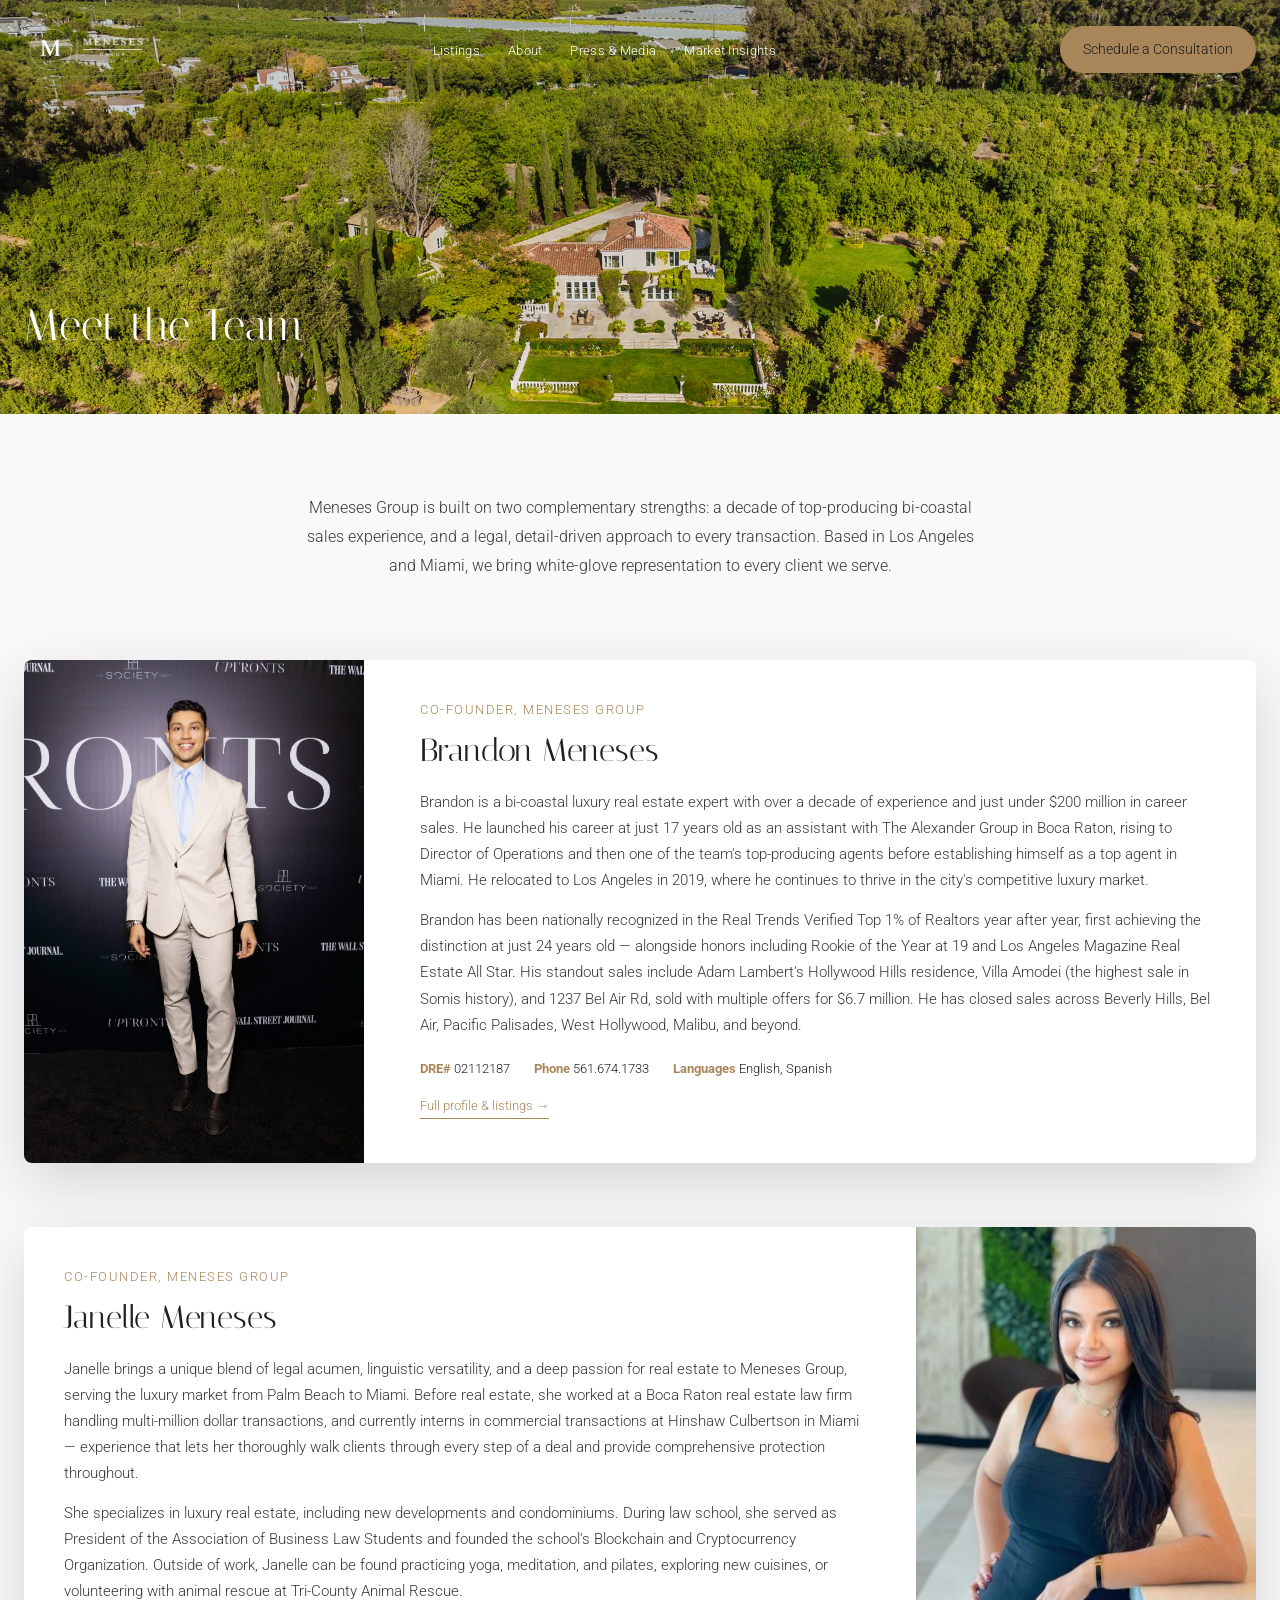
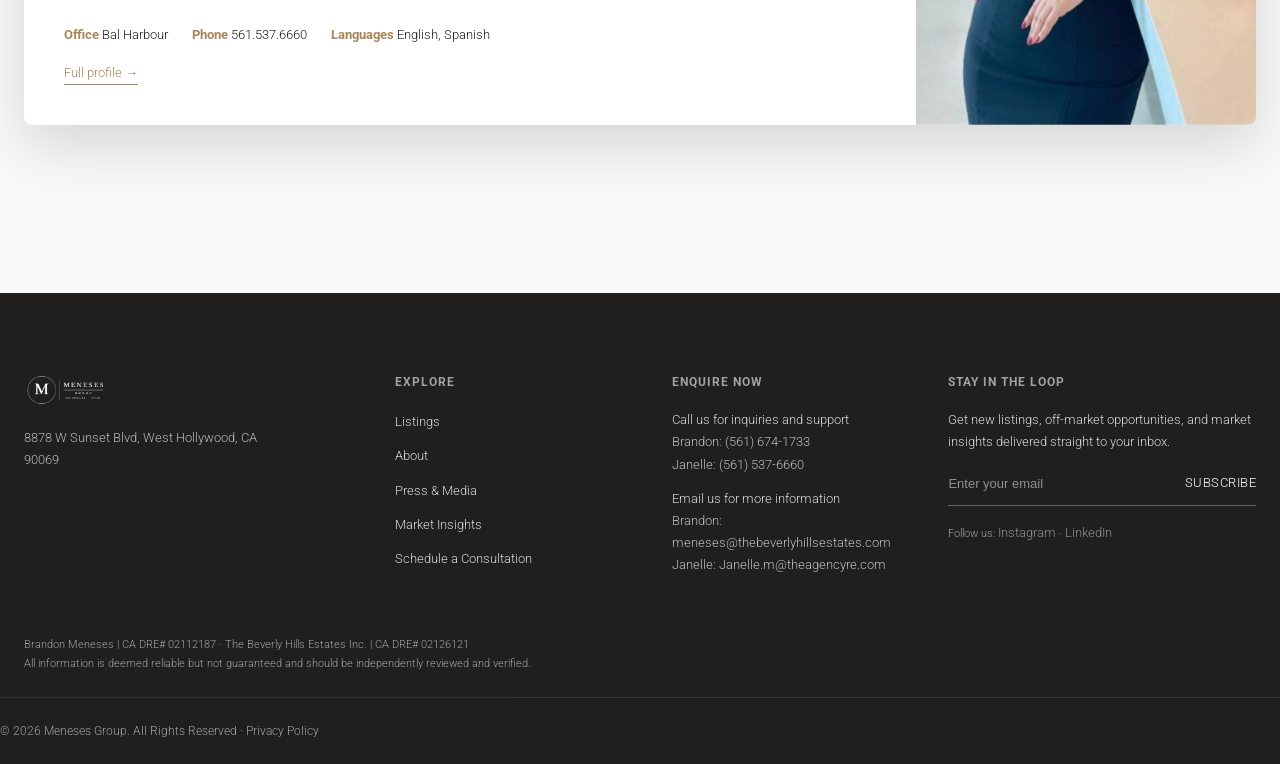
<file: site/about.html>
<!DOCTYPE html>
<html lang="en">
<head>
<meta charset="UTF-8">
<meta name="viewport" content="width=device-width, initial-scale=1.0">
<script>
  (function(){
    var m = location.search.match(/[?&]rx=([a-z-]+)/);
    document.documentElement.setAttribute('data-rx', m ? m[1] : 'jade-mills');
  })();
</script>
<title>Meet the Team | Meneses Group</title>
<meta name="description" content="Meet Brandon Meneses and Janelle Meneses of Meneses Group — bi-coastal luxury real estate representation in Los Angeles and Miami.">
<link rel="preconnect" href="https://fonts.googleapis.com">
<link rel="preconnect" href="https://fonts.gstatic.com" crossorigin>
<link href="https://fonts.googleapis.com/css2?family=Fraunces:opsz,wght@9..144,300;9..144,600&family=Inter:wght@400;500;600&family=Poppins:wght@300;400;500;600&family=Montserrat:wght@400;500;700&family=Playfair+Display:wght@400;600;700;800&family=Jost:wght@400;500;600&family=Italiana&family=Roboto:wght@300;400;500&display=swap" rel="stylesheet">
<link rel="stylesheet" href="css/styles.css">
<link rel="stylesheet" href="css/directions.css">
</head>
<body>

<header class="nav" id="siteNav">
  <div class="nav-inner">
    <a href="index.html" class="nav-logo" aria-label="Meneses Group — home">
      <img src="assets/img/meneses-group-logo-cropped.png" alt="Meneses Group">
    </a>
    <ul class="nav-links">
      <li><a href="listings.html">Listings</a></li>
      <li><a href="about.html">About</a></li>
      <li><a href="press.html">Press &amp; Media</a></li>
      <li><a href="/insights">Market Insights</a></li>
    </ul>
    <div class="nav-right">
      <a href="index.html#contact" class="pill-btn">Schedule a Consultation</a>
      <button class="hamburger" aria-label="Menu">&#9776;</button>
    </div>
  </div>
</header>

<!-- ============ TEAM BANNER ============ -->
<section class="team-banner">
  <img src="assets/img/villa-amodei.jpg" alt="Meneses Group listing">
  <div class="team-banner-content">
    <h1>Meet the Team</h1>
  </div>
</section>

<div class="team-intro">
  <p>Meneses Group is built on two complementary strengths: a decade of top-producing bi-coastal sales experience, and a legal, detail-driven approach to every transaction. Based in Los Angeles and Miami, we bring white-glove representation to every client we serve.</p>
</div>

<!-- ============ TEAM GRID ============ -->
<div class="team-grid">

  <!-- Brandon Meneses -->
  <div class="team-card" id="brandon">
    <div class="team-photo">
      <img src="assets/img/brandon-meneses.jpg" alt="Brandon Meneses">
    </div>
    <div class="team-bio">
      <div class="role">Co-Founder, Meneses Group</div>
      <h2>Brandon Meneses</h2>
      <p>Brandon is a bi-coastal luxury real estate expert with over a decade of experience and just under $200 million in career sales. He launched his career at just 17 years old as an assistant with The Alexander Group in Boca Raton, rising to Director of Operations and then one of the team's top-producing agents before establishing himself as a top agent in Miami. He relocated to Los Angeles in 2019, where he continues to thrive in the city's competitive luxury market.</p>
      <p>Brandon has been nationally recognized in the Real Trends Verified Top 1% of Realtors year after year, first achieving the distinction at just 24 years old — alongside honors including Rookie of the Year at 19 and Los Angeles Magazine Real Estate All Star. His standout sales include Adam Lambert's Hollywood Hills residence, Villa Amodei (the highest sale in Somis history), and 1237 Bel Air Rd, sold with multiple offers for $6.7 million. He has closed sales across Beverly Hills, Bel Air, Pacific Palisades, West Hollywood, Malibu, and beyond.</p>
      <div class="team-meta">
        <span><strong>DRE#</strong> 02112187</span>
        <span><strong>Phone</strong> <a href="tel:+15616741733">561.674.1733</a></span>
        <span><strong>Languages</strong> English, Spanish</span>
      </div>
      <a class="source-link" href="https://thebeverlyhillsestates.com/agents/brandon-meneses/" target="_blank" rel="noopener">Full profile &amp; listings &rarr;</a>
    </div>
  </div>

  <!-- Janelle Meneses -->
  <div class="team-card" id="janelle">
    <div class="team-photo">
      <img src="assets/img/janelle-meneses.jpg" alt="Janelle Meneses">
    </div>
    <div class="team-bio">
      <div class="role">Co-Founder, Meneses Group</div>
      <h2>Janelle Meneses</h2>
      <p>Janelle brings a unique blend of legal acumen, linguistic versatility, and a deep passion for real estate to Meneses Group, serving the luxury market from Palm Beach to Miami. Before real estate, she worked at a Boca Raton real estate law firm handling multi-million dollar transactions, and currently interns in commercial transactions at Hinshaw Culbertson in Miami — experience that lets her thoroughly walk clients through every step of a deal and provide comprehensive protection throughout.</p>
      <p>She specializes in luxury real estate, including new developments and condominiums. During law school, she served as President of the Association of Business Law Students and founded the school's Blockchain and Cryptocurrency Organization. Outside of work, Janelle can be found practicing yoga, meditation, and pilates, exploring new cuisines, or volunteering with animal rescue at Tri-County Animal Rescue.</p>
      <div class="team-meta">
        <span><strong>Office</strong> Bal Harbour</span>
        <span><strong>Phone</strong> <a href="tel:+15615376660">561.537.6660</a></span>
        <span><strong>Languages</strong> English, Spanish</span>
      </div>
      <a class="source-link" href="https://www.theagencyre.com/agent/janelle-meneses" target="_blank" rel="noopener">Full profile &rarr;</a>
    </div>
  </div>

</div>

<!-- ============ FOOTER ============ -->
<footer>
  <div class="wrap footer-grid">
    <div>
      <img src="assets/img/meneses-group-logo-cropped.png" alt="Meneses Group" style="height:34px;width:auto;margin-bottom:20px;">
      <p style="opacity:.7; max-width:260px;">8878 W Sunset Blvd, West Hollywood, CA 90069</p>
    </div>
    <div>
      <h5>Explore</h5>
      <ul>
        <li><a href="listings.html">Listings</a></li>
        <li><a href="about.html">About</a></li>
        <li><a href="press.html">Press &amp; Media</a></li>
        <li><a href="/insights">Market Insights</a></li>
        <li><a href="index.html#contact">Schedule a Consultation</a></li>
      </ul>
    </div>
    <div>
      <h5>Enquire Now</h5>
      <p>Call us for inquiries and support</p>
      <p><a href="tel:+15616741733">Brandon: (561) 674-1733</a></p>
      <p><a href="tel:+15615376660">Janelle: (561) 537-6660</a></p>
      <p style="margin-top:12px;">Email us for more information</p>
      <p><a href="mailto:meneses@thebeverlyhillsestates.com">Brandon: meneses@thebeverlyhillsestates.com</a></p>
      <p><a href="mailto:Janelle.m@theagencyre.com">Janelle: Janelle.m@theagencyre.com</a></p>
    </div>
    <div>
      <h5>Stay in the Loop</h5>
      <p>Get new listings, off-market opportunities, and market insights delivered straight to your inbox.</p>
      <form class="newsletter-form" onsubmit="return false">
        <input type="email" placeholder="Enter your email" required>
        <button type="submit">Subscribe</button>
      </form>
      <p style="margin-top:16px; font-size:11px; opacity:.6;">Follow us: <a href="#">Instagram</a> &middot; <a href="#">LinkedIn</a></p>
    </div>
  </div>
  <div class="wrap" style="padding-bottom:24px; font-size:11px; opacity:.6; line-height:1.7;">
    Brandon Meneses | CA DRE# 02112187 &middot; The Beverly Hills Estates Inc. | CA DRE# 02126121<br>
    All information is deemed reliable but not guaranteed and should be independently reviewed and verified.
  </div>
  <div class="wrap footer-bottom">
    <span>&copy; 2026 Meneses Group. All Rights Reserved &middot; Privacy Policy</span>
  </div>
</footer>

<script>
  const nav = document.getElementById('siteNav');
  window.addEventListener('scroll', () => {
    nav.classList.toggle('scrolled', window.scrollY > 40);
  });
</script>
</body>
</html>
</file>
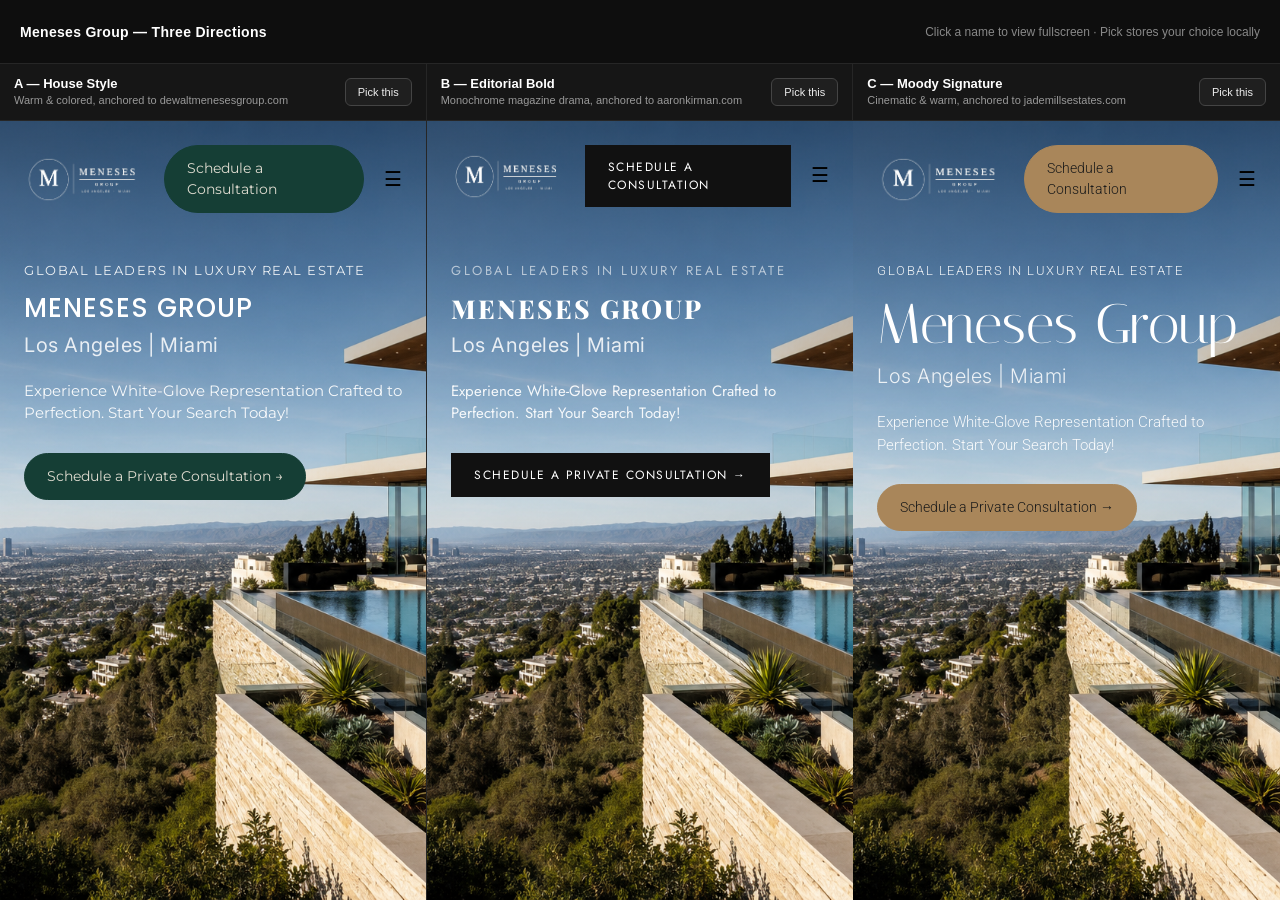
<file: site/directions.html>
<!DOCTYPE html>
<html lang="en">
<head>
<meta charset="UTF-8">
<meta name="viewport" content="width=device-width, initial-scale=1.0">
<title>Meneses Group — Design Directions</title>
<style>
  :root{ --bar-h:64px; }
  *{box-sizing:border-box;}
  body{margin:0; font-family:-apple-system,BlinkMacSystemFont,'Segoe UI',sans-serif; background:#0e0e0e; color:#fff;}
  .topbar{position:fixed; top:0; left:0; right:0; height:var(--bar-h); display:flex; align-items:center; justify-content:space-between; padding:0 20px; background:#0e0e0e; border-bottom:1px solid #262626; z-index:10;}
  .topbar h1{font-size:14px; font-weight:600; margin:0; letter-spacing:.3px;}
  .topbar .hint{font-size:12px; color:#888;}
  .cols{display:grid; grid-template-columns:1fr 1fr 1fr; height:100vh; padding-top:var(--bar-h);}
  .col{position:relative; border-right:1px solid #262626; display:flex; flex-direction:column; min-width:0;}
  .col:last-child{border-right:0;}
  .col-head{display:flex; align-items:center; justify-content:space-between; gap:8px; padding:12px 14px; background:#161616; border-bottom:1px solid #262626;}
  .col-head .name{font-size:13px; font-weight:600; cursor:pointer;}
  .col-head .thesis{font-size:11px; color:#999; margin-top:2px; line-height:1.4;}
  .col-head .meta{flex:1; min-width:0;}
  .pick-btn{flex-shrink:0; font-size:11px; padding:7px 12px; border-radius:6px; border:1px solid #444; background:#1f1f1f; color:#eee; cursor:pointer; white-space:nowrap;}
  .pick-btn:hover{background:#2a2a2a;}
  .pick-btn.picked{background:#2f6f4f; border-color:#2f6f4f; color:#fff;}
  iframe{flex:1; width:100%; border:0; background:#fff;}
  .col.fullscreen{position:fixed; inset:0; z-index:20; padding-top:var(--bar-h); border:0;}
  .fs-hint{display:none;}
  .col.fullscreen .fs-hint{display:block; font-size:11px; color:#999; cursor:pointer;}
  .cols.has-fullscreen .col:not(.fullscreen){display:none;}
  @media (max-width:900px){
    .cols{grid-template-columns:1fr; height:auto;}
    .col{height:70vh; border-right:0; border-bottom:1px solid #262626;}
  }
</style>
</head>
<body>

<div class="topbar">
  <h1>Meneses Group — Three Directions</h1>
  <span class="hint">Click a name to view fullscreen &middot; Pick stores your choice locally</span>
</div>

<div class="cols" id="cols">
  <div class="col" data-slug="dewalt-meneses">
    <div class="col-head">
      <div class="meta">
        <div class="name">A &mdash; House Style</div>
        <div class="thesis">Warm &amp; colored, anchored to dewaltmenesesgroup.com</div>
      </div>
      <span class="fs-hint">&larr; back</span>
      <button class="pick-btn" data-slug="dewalt-meneses">Pick this</button>
    </div>
    <iframe src="index.html?rx=dewalt-meneses" loading="lazy"></iframe>
  </div>
  <div class="col" data-slug="kirman">
    <div class="col-head">
      <div class="meta">
        <div class="name">B &mdash; Editorial Bold</div>
        <div class="thesis">Monochrome magazine drama, anchored to aaronkirman.com</div>
      </div>
      <span class="fs-hint">&larr; back</span>
      <button class="pick-btn" data-slug="kirman">Pick this</button>
    </div>
    <iframe src="index.html?rx=kirman" loading="lazy"></iframe>
  </div>
  <div class="col" data-slug="jade-mills">
    <div class="col-head">
      <div class="meta">
        <div class="name">C &mdash; Moody Signature</div>
        <div class="thesis">Cinematic &amp; warm, anchored to jademillsestates.com</div>
      </div>
      <span class="fs-hint">&larr; back</span>
      <button class="pick-btn" data-slug="jade-mills">Pick this</button>
    </div>
    <iframe src="index.html?rx=jade-mills" loading="lazy"></iframe>
  </div>
</div>

<script>
  const colsEl = document.getElementById('cols');
  const cols = [...document.querySelectorAll('.col')];

  // synced scroll across the three iframes
  let syncing = false;
  cols.forEach(col => {
    const iframe = col.querySelector('iframe');
    iframe.addEventListener('load', () => {
      try {
        iframe.contentWindow.addEventListener('scroll', () => {
          if (syncing) return;
          syncing = true;
          const y = iframe.contentWindow.scrollY;
          cols.forEach(other => {
            if (other === col) return;
            try { other.querySelector('iframe').contentWindow.scrollTo(0, y); } catch (e) {}
          });
          syncing = false;
        }, { passive: true });
      } catch (e) {}
    });
  });

  // click name -> fullscreen that column; click hint -> back to 3-up
  cols.forEach(col => {
    col.querySelector('.name').addEventListener('click', () => {
      colsEl.classList.add('has-fullscreen');
      col.classList.add('fullscreen');
    });
    col.querySelector('.fs-hint').addEventListener('click', () => {
      colsEl.classList.remove('has-fullscreen');
      col.classList.remove('fullscreen');
    });
  });

  // pick -> localStorage
  function refreshPickButtons() {
    const picked = localStorage.getItem('rx-pick');
    document.querySelectorAll('.pick-btn').forEach(btn => {
      btn.classList.toggle('picked', btn.dataset.slug === picked);
      btn.textContent = btn.dataset.slug === picked ? 'Picked ✓' : 'Pick this';
    });
  }
  document.querySelectorAll('.pick-btn').forEach(btn => {
    btn.addEventListener('click', () => {
      localStorage.setItem('rx-pick', btn.dataset.slug);
      refreshPickButtons();
    });
  });
  refreshPickButtons();
</script>
</body>
</html>
</file>
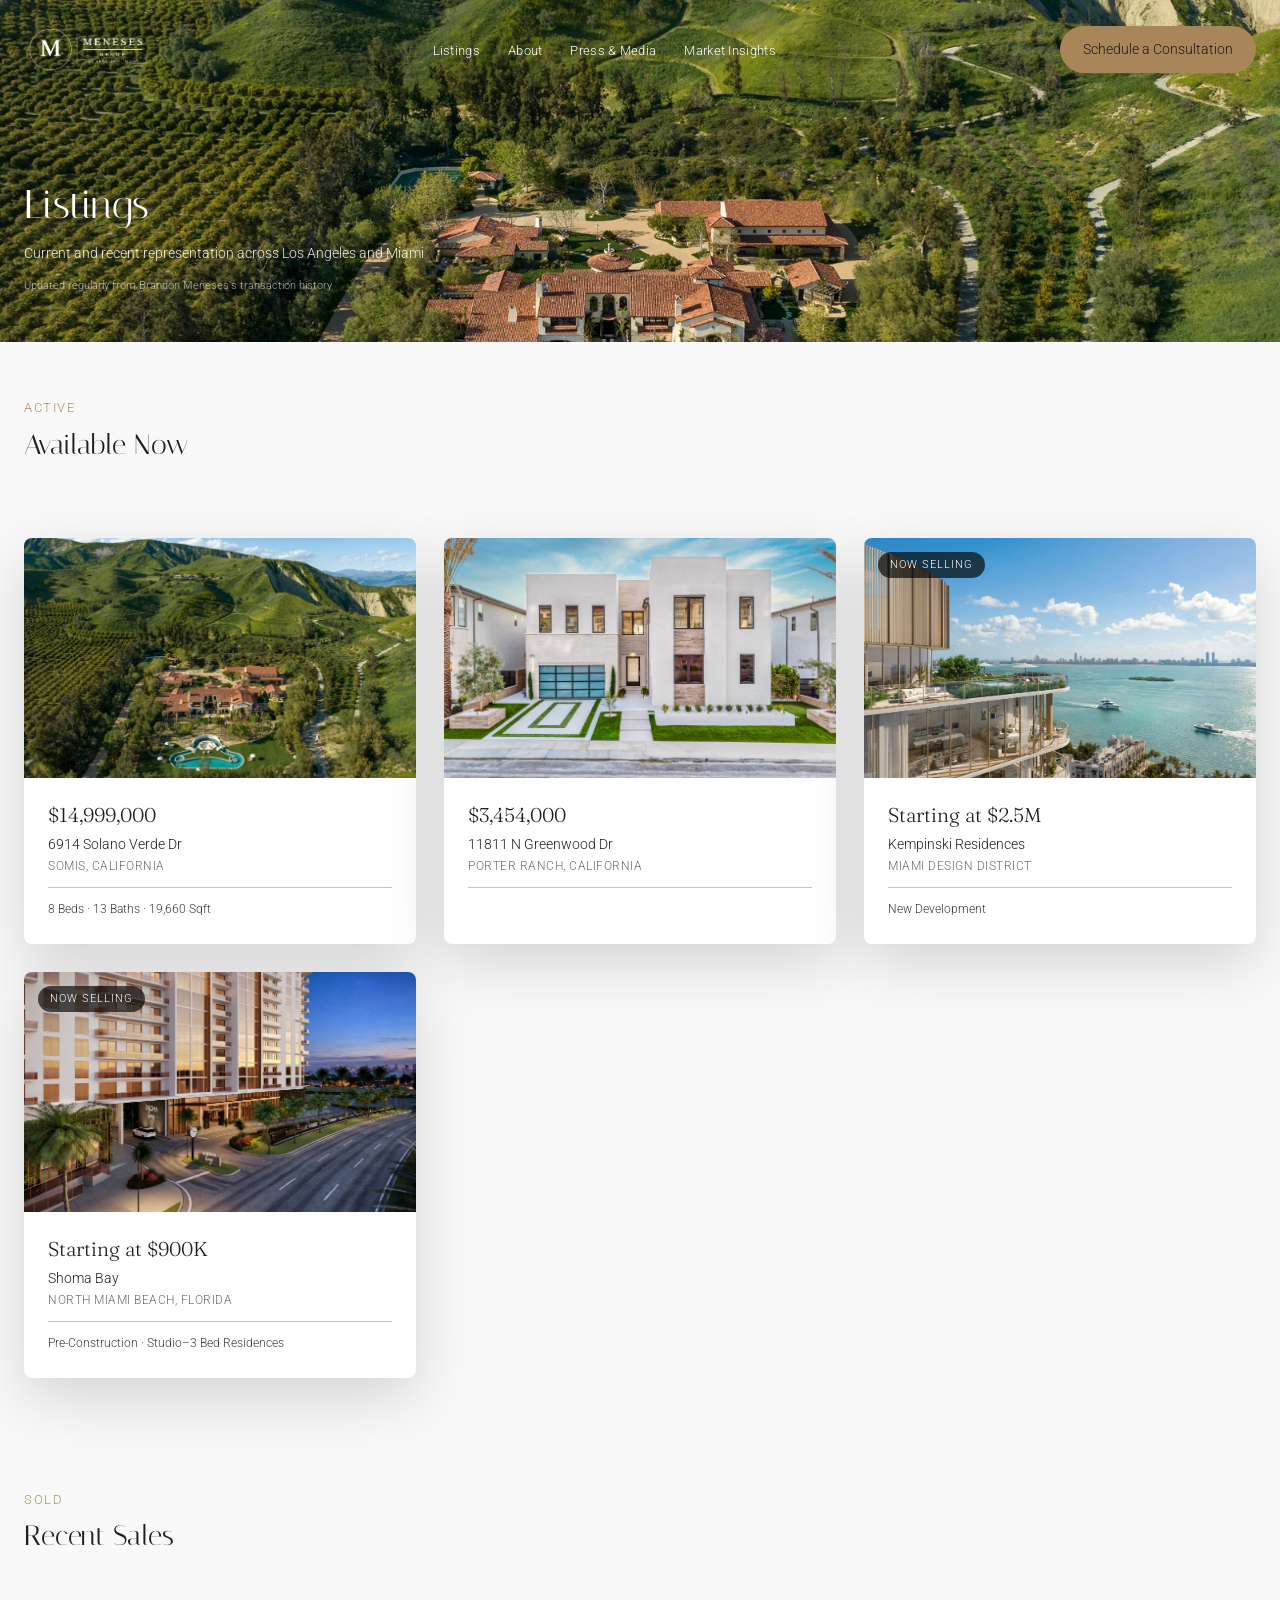
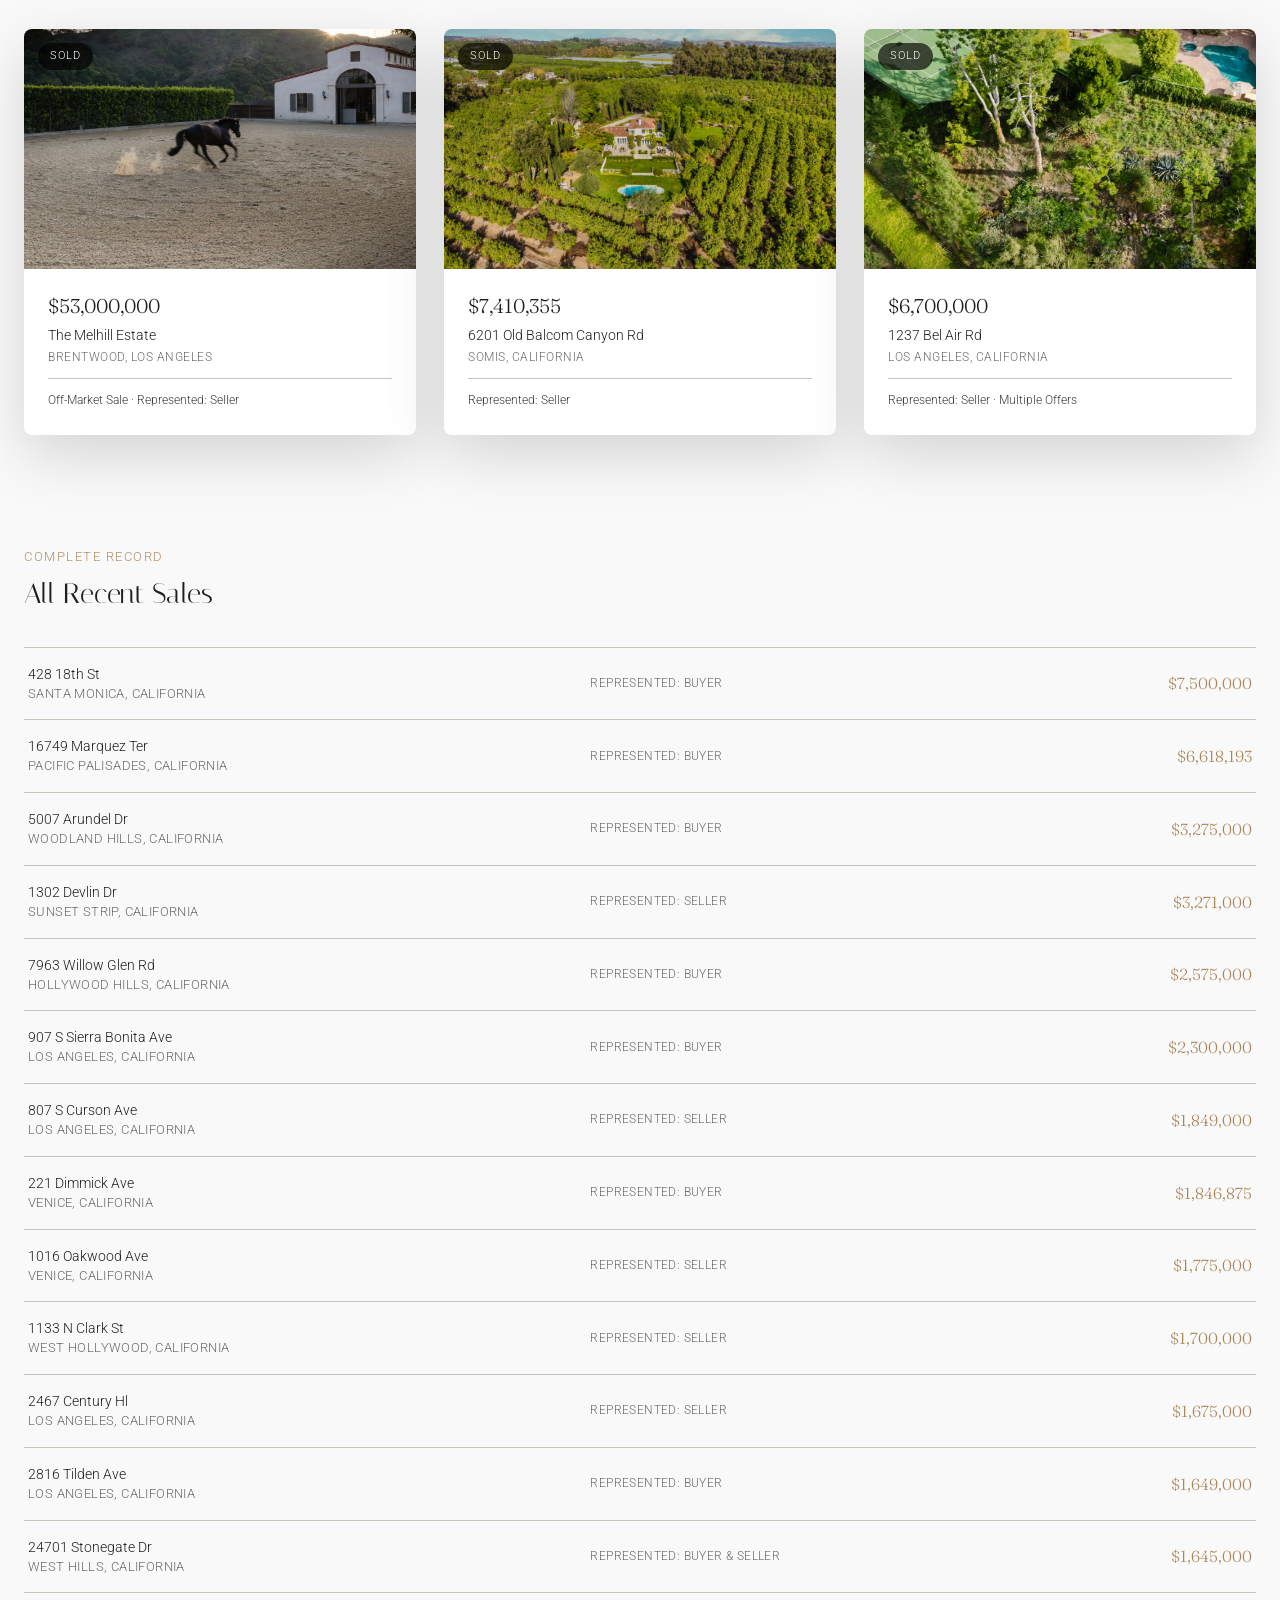
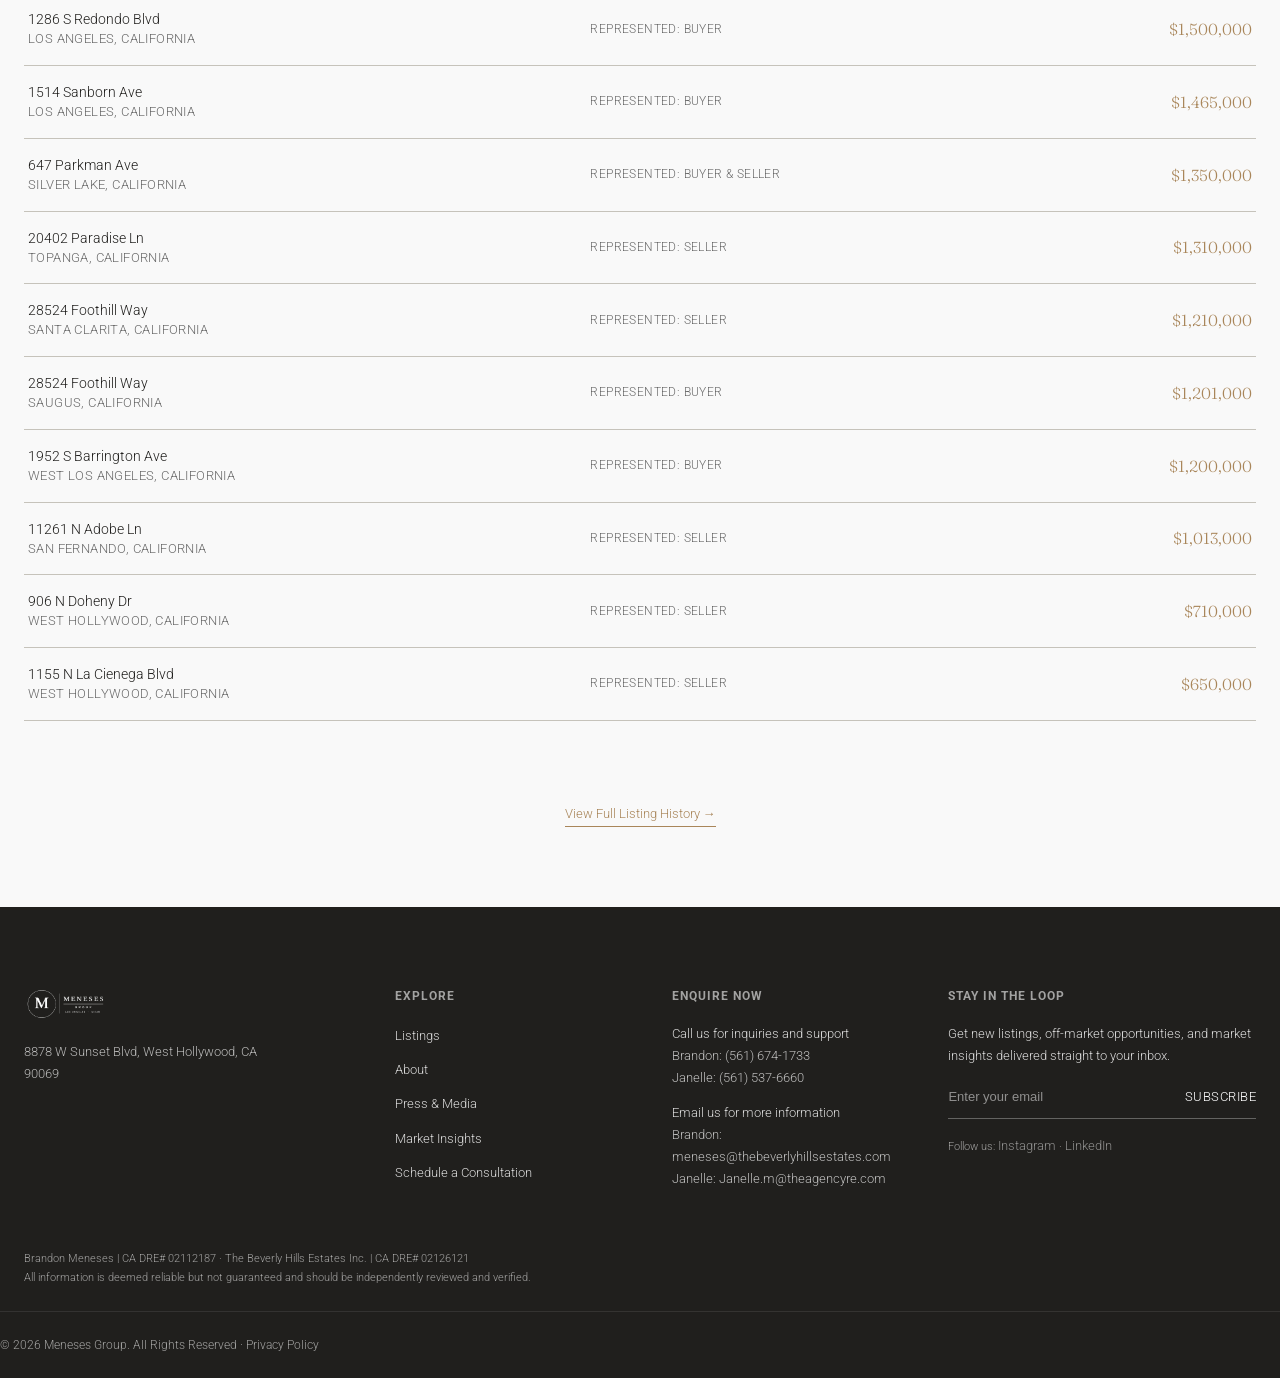
<file: site/listings.html>
<!DOCTYPE html>
<html lang="en">
<head>
<meta charset="UTF-8">
<meta name="viewport" content="width=device-width, initial-scale=1.0">
<script>
  (function(){
    var m = location.search.match(/[?&]rx=([a-z-]+)/);
    document.documentElement.setAttribute('data-rx', m ? m[1] : 'jade-mills');
  })();
</script>
<title>Listings | Meneses Group</title>
<meta name="description" content="Current and recent listings from Meneses Group — bi-coastal luxury real estate in Los Angeles and Miami.">
<link rel="preconnect" href="https://fonts.googleapis.com">
<link rel="preconnect" href="https://fonts.gstatic.com" crossorigin>
<link href="https://fonts.googleapis.com/css2?family=Fraunces:opsz,wght@9..144,300;9..144,600&family=Inter:wght@400;500;600&family=Poppins:wght@300;400;500;600&family=Montserrat:wght@400;500;700&family=Playfair+Display:wght@400;600;700;800&family=Jost:wght@400;500;600&family=Italiana&family=Roboto:wght@300;400;500&display=swap" rel="stylesheet">
<link rel="stylesheet" href="css/styles.css">
<link rel="stylesheet" href="css/directions.css">
</head>
<body>

<header class="nav" id="siteNav">
  <div class="nav-inner">
    <a href="index.html" class="nav-logo" aria-label="Meneses Group — home">
      <img src="assets/img/meneses-group-logo-cropped.png" alt="Meneses Group">
    </a>
    <ul class="nav-links">
      <li><a href="listings.html">Listings</a></li>
      <li><a href="about.html">About</a></li>
      <li><a href="press.html">Press &amp; Media</a></li>
      <li><a href="/insights">Market Insights</a></li>
    </ul>
    <div class="nav-right">
      <a href="index.html#contact" class="pill-btn">Schedule a Consultation</a>
      <button class="hamburger" aria-label="Menu">&#9776;</button>
    </div>
  </div>
</header>

<!-- ============ LISTINGS BANNER ============ -->
<section class="listings-banner">
  <img src="assets/img/solano-verde-dr.jpg" alt="6914 Solano Verde Dr, Somis">
  <div class="listings-banner-content">
    <h1>Listings</h1>
    <p>Current and recent representation across Los Angeles and Miami</p>
    <p style="font-size:11px; opacity:.65; margin-top:14px;">Updated regularly from Brandon Meneses's transaction history</p>
  </div>
</section>

<!-- ============ ACTIVE LISTINGS ============ -->
<div class="listings-section">
  <div class="listings-section-head">
    <div class="eyebrow">Active</div>
    <h2>Available Now</h2>
  </div>
</div>
<div class="listings-grid">

  <div class="listing-card">
    <div class="photo">
      <img src="assets/img/solano-verde-dr.jpg" alt="6914 Solano Verde Dr, Somis">
    </div>
    <div class="body">
      <div class="price">$14,999,000</div>
      <div class="addr">6914 Solano Verde Dr</div>
      <div class="city">Somis, California</div>
      <div class="specs">8 Beds &middot; 13 Baths &middot; 19,660 Sqft</div>
    </div>
  </div>

  <div class="listing-card">
    <div class="photo">
      <img src="assets/img/greenwood-dr.jpg" alt="11811 N Greenwood Dr, Porter Ranch">
    </div>
    <div class="body">
      <div class="price">$3,454,000</div>
      <div class="addr">11811 N Greenwood Dr</div>
      <div class="city">Porter Ranch, California</div>
      <div class="specs">&nbsp;</div>
    </div>
  </div>

  <div class="listing-card">
    <div class="photo">
      <img src="assets/img/kempinski-miami.jpg" alt="Kempinski Residences, Miami Design District">
      <span class="status">Now Selling</span>
    </div>
    <div class="body">
      <div class="price">Starting at $2.5M</div>
      <div class="addr">Kempinski Residences</div>
      <div class="city">Miami Design District</div>
      <div class="specs">New Development</div>
    </div>
  </div>

  <div class="listing-card">
    <div class="photo">
      <img src="assets/img/shoma-bay.jpg" alt="Shoma Bay, North Miami Beach — architectural rendering">
      <span class="status">Now Selling</span>
    </div>
    <div class="body">
      <div class="price">Starting at $900K</div>
      <div class="addr">Shoma Bay</div>
      <div class="city">North Miami Beach, Florida</div>
      <div class="specs">Pre-Construction &middot; Studio&ndash;3 Bed Residences</div>
    </div>
  </div>

</div>

<!-- ============ SOLD ============ -->
<div class="listings-section">
  <div class="listings-section-head">
    <div class="eyebrow">Sold</div>
    <h2>Recent Sales</h2>
  </div>
</div>
<div class="listings-grid">

  <div class="listing-card">
    <div class="photo">
      <img src="assets/img/brentwood-melhill.jpg" alt="The Melhill Estate, Brentwood">
      <span class="status">Sold</span>
    </div>
    <div class="body">
      <div class="price">$53,000,000</div>
      <div class="addr">The Melhill Estate</div>
      <div class="city">Brentwood, Los Angeles</div>
      <div class="specs">Off-Market Sale &middot; Represented: Seller</div>
    </div>
  </div>

  <div class="listing-card">
    <div class="photo">
      <img src="assets/img/villa-amodei.jpg" alt="6201 Old Balcom Canyon Rd, Somis">
      <span class="status">Sold</span>
    </div>
    <div class="body">
      <div class="price">$7,410,355</div>
      <div class="addr">6201 Old Balcom Canyon Rd</div>
      <div class="city">Somis, California</div>
      <div class="specs">Represented: Seller</div>
    </div>
  </div>

  <div class="listing-card">
    <div class="photo">
      <img src="assets/img/1237-bel-air.jpg" alt="1237 Bel Air Rd, Los Angeles">
      <span class="status">Sold</span>
    </div>
    <div class="body">
      <div class="price">$6,700,000</div>
      <div class="addr">1237 Bel Air Rd</div>
      <div class="city">Los Angeles, California</div>
      <div class="specs">Represented: Seller &middot; Multiple Offers</div>
    </div>
  </div>

</div>

<!-- ============ FULL SALES HISTORY (verbatim from Brandon's agent bio, all 3 pages) ============ -->
<div class="listings-section" style="padding-bottom:0;">
  <div class="listings-section-head">
    <div class="eyebrow">Complete Record</div>
    <h2>All Recent Sales</h2>
  </div>
</div>
<div class="sales-list">
  <div class="sales-list-inner">
    <div class="sale-row"><div><div class="addr">428 18th St</div><div class="city">Santa Monica, California</div></div><div class="rep">Represented: Buyer</div><div class="deal"><div class="price">$7,500,000</div></div></div>
    <div class="sale-row"><div><div class="addr">16749 Marquez Ter</div><div class="city">Pacific Palisades, California</div></div><div class="rep">Represented: Buyer</div><div class="deal"><div class="price">$6,618,193</div></div></div>
    <div class="sale-row"><div><div class="addr">5007 Arundel Dr</div><div class="city">Woodland Hills, California</div></div><div class="rep">Represented: Buyer</div><div class="deal"><div class="price">$3,275,000</div></div></div>
    <div class="sale-row"><div><div class="addr">1302 Devlin Dr</div><div class="city">Sunset Strip, California</div></div><div class="rep">Represented: Seller</div><div class="deal"><div class="price">$3,271,000</div></div></div>
    <div class="sale-row"><div><div class="addr">7963 Willow Glen Rd</div><div class="city">Hollywood Hills, California</div></div><div class="rep">Represented: Buyer</div><div class="deal"><div class="price">$2,575,000</div></div></div>
    <div class="sale-row"><div><div class="addr">907 S Sierra Bonita Ave</div><div class="city">Los Angeles, California</div></div><div class="rep">Represented: Buyer</div><div class="deal"><div class="price">$2,300,000</div></div></div>
    <div class="sale-row"><div><div class="addr">807 S Curson Ave</div><div class="city">Los Angeles, California</div></div><div class="rep">Represented: Seller</div><div class="deal"><div class="price">$1,849,000</div></div></div>
    <div class="sale-row"><div><div class="addr">221 Dimmick Ave</div><div class="city">Venice, California</div></div><div class="rep">Represented: Buyer</div><div class="deal"><div class="price">$1,846,875</div></div></div>
    <div class="sale-row"><div><div class="addr">1016 Oakwood Ave</div><div class="city">Venice, California</div></div><div class="rep">Represented: Seller</div><div class="deal"><div class="price">$1,775,000</div></div></div>
    <div class="sale-row"><div><div class="addr">1133 N Clark St</div><div class="city">West Hollywood, California</div></div><div class="rep">Represented: Seller</div><div class="deal"><div class="price">$1,700,000</div></div></div>
    <div class="sale-row"><div><div class="addr">2467 Century Hl</div><div class="city">Los Angeles, California</div></div><div class="rep">Represented: Seller</div><div class="deal"><div class="price">$1,675,000</div></div></div>
    <div class="sale-row"><div><div class="addr">2816 Tilden Ave</div><div class="city">Los Angeles, California</div></div><div class="rep">Represented: Buyer</div><div class="deal"><div class="price">$1,649,000</div></div></div>
    <div class="sale-row"><div><div class="addr">24701 Stonegate Dr</div><div class="city">West Hills, California</div></div><div class="rep">Represented: Buyer &amp; Seller</div><div class="deal"><div class="price">$1,645,000</div></div></div>
    <div class="sale-row"><div><div class="addr">1286 S Redondo Blvd</div><div class="city">Los Angeles, California</div></div><div class="rep">Represented: Buyer</div><div class="deal"><div class="price">$1,500,000</div></div></div>
    <div class="sale-row"><div><div class="addr">1514 Sanborn Ave</div><div class="city">Los Angeles, California</div></div><div class="rep">Represented: Buyer</div><div class="deal"><div class="price">$1,465,000</div></div></div>
    <div class="sale-row"><div><div class="addr">647 Parkman Ave</div><div class="city">Silver Lake, California</div></div><div class="rep">Represented: Buyer &amp; Seller</div><div class="deal"><div class="price">$1,350,000</div></div></div>
    <div class="sale-row"><div><div class="addr">20402 Paradise Ln</div><div class="city">Topanga, California</div></div><div class="rep">Represented: Seller</div><div class="deal"><div class="price">$1,310,000</div></div></div>
    <div class="sale-row"><div><div class="addr">28524 Foothill Way</div><div class="city">Santa Clarita, California</div></div><div class="rep">Represented: Seller</div><div class="deal"><div class="price">$1,210,000</div></div></div>
    <div class="sale-row"><div><div class="addr">28524 Foothill Way</div><div class="city">Saugus, California</div></div><div class="rep">Represented: Buyer</div><div class="deal"><div class="price">$1,201,000</div></div></div>
    <div class="sale-row"><div><div class="addr">1952 S Barrington Ave</div><div class="city">West Los Angeles, California</div></div><div class="rep">Represented: Buyer</div><div class="deal"><div class="price">$1,200,000</div></div></div>
    <div class="sale-row"><div><div class="addr">11261 N Adobe Ln</div><div class="city">San Fernando, California</div></div><div class="rep">Represented: Seller</div><div class="deal"><div class="price">$1,013,000</div></div></div>
    <div class="sale-row"><div><div class="addr">906 N Doheny Dr</div><div class="city">West Hollywood, California</div></div><div class="rep">Represented: Seller</div><div class="deal"><div class="price">$710,000</div></div></div>
    <div class="sale-row"><div><div class="addr">1155 N La Cienega Blvd</div><div class="city">West Hollywood, California</div></div><div class="rep">Represented: Seller</div><div class="deal"><div class="price">$650,000</div></div></div>
  </div>
</div>

<div class="wrap" style="max-width:var(--container); margin:0 auto; padding:0 24px 80px; text-align:center;">
  <a class="text-btn" href="https://thebeverlyhillsestates.com/agents/brandon-meneses/" target="_blank" rel="noopener">View Full Listing History &rarr;</a>
</div>

<!-- ============ FOOTER ============ -->
<footer>
  <div class="wrap footer-grid">
    <div>
      <img src="assets/img/meneses-group-logo-cropped.png" alt="Meneses Group" style="height:34px;width:auto;margin-bottom:20px;">
      <p style="opacity:.7; max-width:260px;">8878 W Sunset Blvd, West Hollywood, CA 90069</p>
    </div>
    <div>
      <h5>Explore</h5>
      <ul>
        <li><a href="listings.html">Listings</a></li>
        <li><a href="about.html">About</a></li>
        <li><a href="press.html">Press &amp; Media</a></li>
        <li><a href="/insights">Market Insights</a></li>
        <li><a href="index.html#contact">Schedule a Consultation</a></li>
      </ul>
    </div>
    <div>
      <h5>Enquire Now</h5>
      <p>Call us for inquiries and support</p>
      <p><a href="tel:+15616741733">Brandon: (561) 674-1733</a></p>
      <p><a href="tel:+15615376660">Janelle: (561) 537-6660</a></p>
      <p style="margin-top:12px;">Email us for more information</p>
      <p><a href="mailto:meneses@thebeverlyhillsestates.com">Brandon: meneses@thebeverlyhillsestates.com</a></p>
      <p><a href="mailto:Janelle.m@theagencyre.com">Janelle: Janelle.m@theagencyre.com</a></p>
    </div>
    <div>
      <h5>Stay in the Loop</h5>
      <p>Get new listings, off-market opportunities, and market insights delivered straight to your inbox.</p>
      <form class="newsletter-form" onsubmit="return false">
        <input type="email" placeholder="Enter your email" required>
        <button type="submit">Subscribe</button>
      </form>
      <p style="margin-top:16px; font-size:11px; opacity:.6;">Follow us: <a href="#">Instagram</a> &middot; <a href="#">LinkedIn</a></p>
    </div>
  </div>
  <div class="wrap" style="padding-bottom:24px; font-size:11px; opacity:.6; line-height:1.7;">
    Brandon Meneses | CA DRE# 02112187 &middot; The Beverly Hills Estates Inc. | CA DRE# 02126121<br>
    All information is deemed reliable but not guaranteed and should be independently reviewed and verified.
  </div>
  <div class="wrap footer-bottom">
    <span>&copy; 2026 Meneses Group. All Rights Reserved &middot; Privacy Policy</span>
  </div>
</footer>

<script>
  const nav = document.getElementById('siteNav');
  window.addEventListener('scroll', () => {
    nav.classList.toggle('scrolled', window.scrollY > 40);
  });
</script>
</body>
</html>
</file>
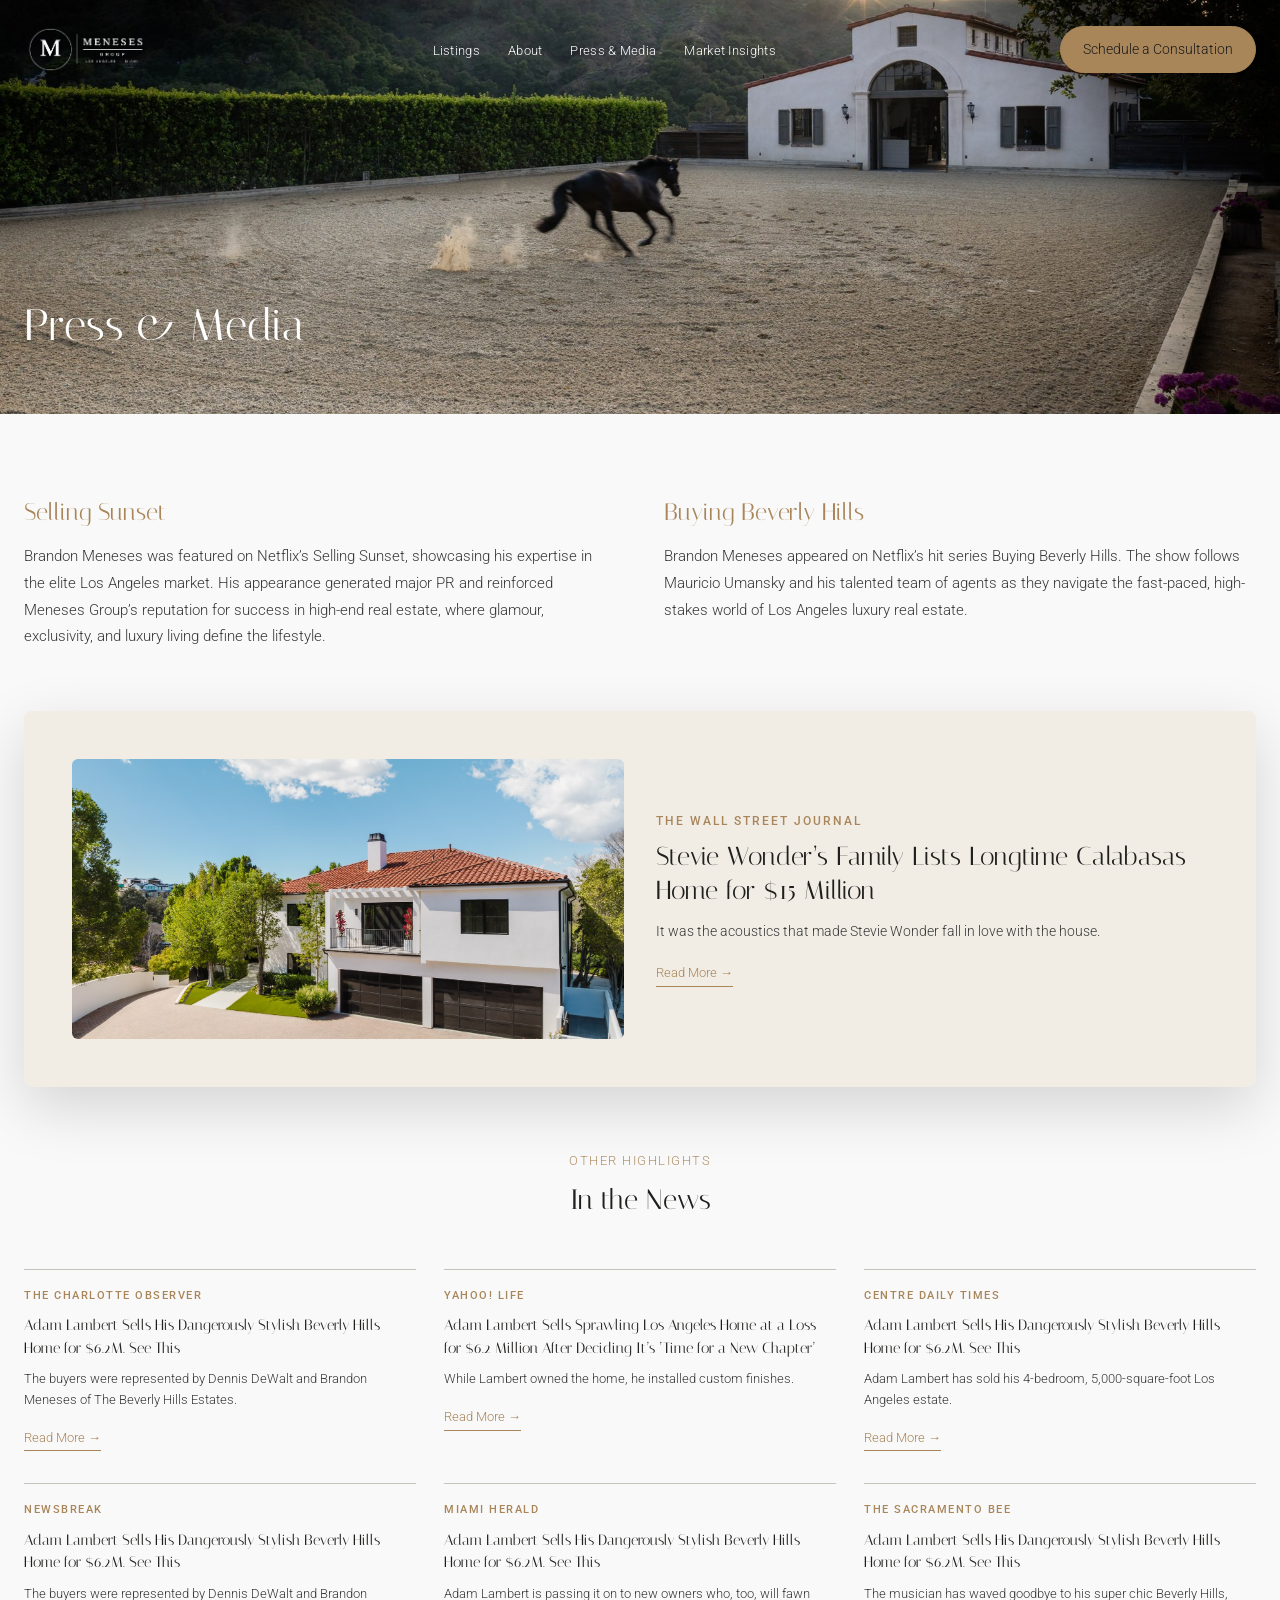
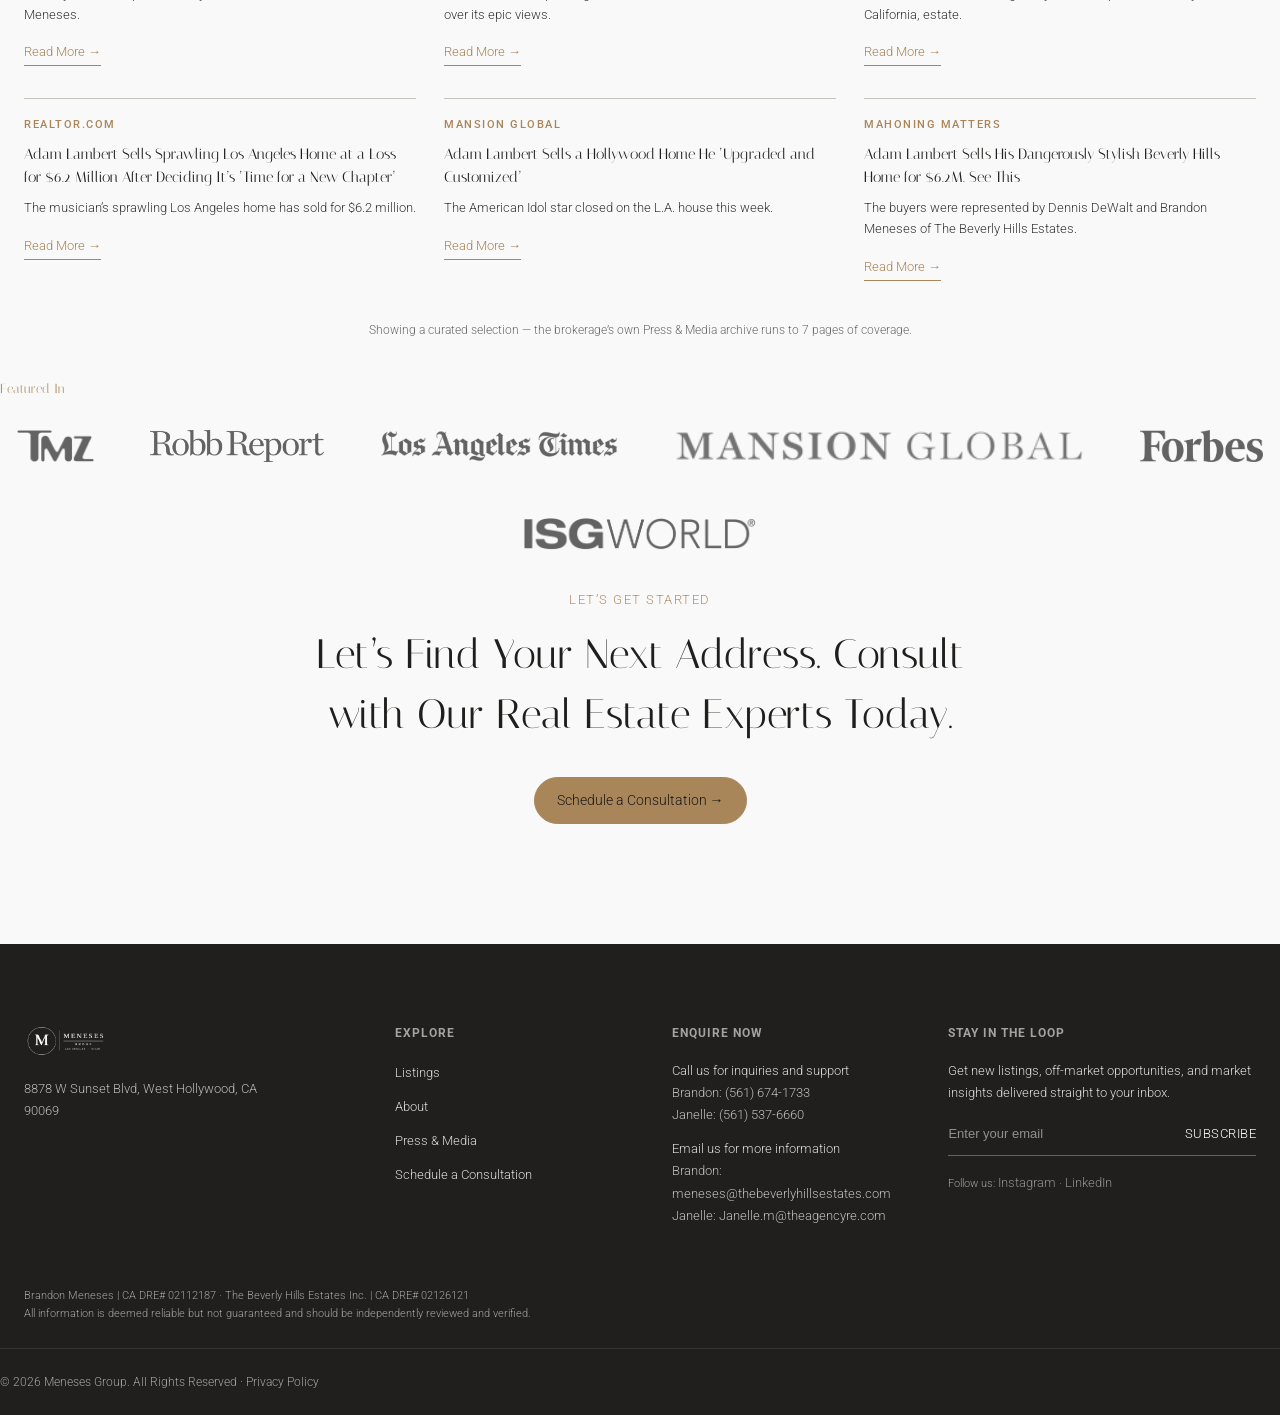
<file: site/press.html>
<!DOCTYPE html>
<html lang="en">
<head>
<meta charset="UTF-8">
<meta name="viewport" content="width=device-width, initial-scale=1.0">
<script>
  (function(){
    var m = location.search.match(/[?&]rx=([a-z-]+)/);
    document.documentElement.setAttribute('data-rx', m ? m[1] : 'jade-mills');
  })();
</script>
<title>Press &amp; Media | Meneses Group</title>
<meta name="description" content="Meneses Group in the press — Netflix's Selling Sunset and Buying Beverly Hills, The Wall Street Journal, Forbes, Mansion Global, and more.">
<link rel="preconnect" href="https://fonts.googleapis.com">
<link rel="preconnect" href="https://fonts.gstatic.com" crossorigin>
<link href="https://fonts.googleapis.com/css2?family=Fraunces:opsz,wght@9..144,300;9..144,600&family=Inter:wght@400;500;600&family=Poppins:wght@300;400;500;600&family=Montserrat:wght@400;500;700&family=Playfair+Display:wght@400;600;700;800&family=Jost:wght@400;500;600&family=Italiana&family=Roboto:wght@300;400;500&display=swap" rel="stylesheet">
<link rel="stylesheet" href="css/styles.css">
<link rel="stylesheet" href="css/directions.css">
</head>
<body>

<header class="nav" id="siteNav">
  <div class="nav-inner">
    <a href="index.html" class="nav-logo" aria-label="Meneses Group — home">
      <img src="assets/img/meneses-group-logo-cropped.png" alt="Meneses Group">
    </a>
    <ul class="nav-links">
      <li><a href="listings.html">Listings</a></li>
      <li><a href="about.html">About</a></li>
      <li><a href="press.html">Press &amp; Media</a></li>
      <li><a href="/insights">Market Insights</a></li>
    </ul>
    <div class="nav-right">
      <a href="index.html#contact" class="pill-btn">Schedule a Consultation</a>
      <button class="hamburger" aria-label="Menu">&#9776;</button>
    </div>
  </div>
</header>

<!-- ============ BANNER ============ -->
<section class="team-banner">
  <img src="assets/img/brentwood-melhill.jpg" alt="Meneses Group in the press">
  <div class="team-banner-content">
    <h1>Press &amp; Media</h1>
  </div>
</section>

<!-- ============ NETFLIX / VIDEO FEATURES ============ -->
<section class="press-features">
  <div class="press-feature">
    <h3>Selling Sunset</h3>
    <p>Brandon Meneses was featured on Netflix&rsquo;s Selling Sunset, showcasing his expertise in the elite Los Angeles market. His appearance generated major PR and reinforced Meneses Group&rsquo;s reputation for success in high-end real estate, where glamour, exclusivity, and luxury living define the lifestyle.</p>
  </div>
  <div class="press-feature">
    <h3>Buying Beverly Hills</h3>
    <p>Brandon Meneses appeared on Netflix&rsquo;s hit series Buying Beverly Hills. The show follows Mauricio Umansky and his talented team of agents as they navigate the fast-paced, high-stakes world of Los Angeles luxury real estate.</p>
  </div>
</section>

<!-- ============ LEAD FEATURE ============ -->
<section class="press-lead">
  <div class="press-lead-card">
    <img src="assets/img/parkway-calabasas-wsj.jpg" alt="5192 Parkway, Calabasas — Stevie Wonder's former home">
    <div>
      <div class="outlet">The Wall Street Journal</div>
      <h2>Stevie Wonder&rsquo;s Family Lists Longtime Calabasas Home for $15 Million</h2>
      <p>It was the acoustics that made Stevie Wonder fall in love with the house.</p>
      <a class="text-btn" href="https://www.wsj.com/real-estate/luxury-homes/stevie-wonder-calabasas-home-ec60739c?st=hanD5T&reflink=desktopwebshare_permalink" target="_blank" rel="noopener">Read More &rarr;</a>
    </div>
  </div>
</section>

<!-- ============ OTHER HIGHLIGHTS ============ -->
<section class="press-grid-section">
  <div class="eyebrow">Other Highlights</div>
  <h2>In the News</h2>
  <div class="press-grid">

    <div class="press-card">
      <div class="outlet">The Charlotte Observer</div>
      <h3>Adam Lambert Sells His Dangerously Stylish Beverly Hills Home for $6.2M. See This</h3>
      <p>The buyers were represented by Dennis DeWalt and Brandon Meneses of The Beverly Hills Estates.</p>
      <a class="text-btn" href="https://www.charlotteobserver.com/news/nation-world/national/article311257455.html" target="_blank" rel="noopener">Read More &rarr;</a>
    </div>

    <div class="press-card">
      <div class="outlet">Yahoo! Life</div>
      <h3>Adam Lambert Sells Sprawling Los Angeles Home at a Loss for $6.2 Million After Deciding It&rsquo;s &lsquo;Time for a New Chapter&rsquo;</h3>
      <p>While Lambert owned the home, he installed custom finishes.</p>
      <a class="text-btn" href="https://www.yahoo.com/lifestyle/articles/adam-lambert-sells-sprawling-los-192655529.html" target="_blank" rel="noopener">Read More &rarr;</a>
    </div>

    <div class="press-card">
      <div class="outlet">Centre Daily Times</div>
      <h3>Adam Lambert Sells His Dangerously Stylish Beverly Hills Home for $6.2M. See This</h3>
      <p>Adam Lambert has sold his 4-bedroom, 5,000-square-foot Los Angeles estate.</p>
      <a class="text-btn" href="https://www.centredaily.com/news/nation-world/national/article311257455.html" target="_blank" rel="noopener">Read More &rarr;</a>
    </div>

    <div class="press-card">
      <div class="outlet">NewsBreak</div>
      <h3>Adam Lambert Sells His Dangerously Stylish Beverly Hills Home for $6.2M. See This</h3>
      <p>The buyers were represented by Dennis DeWalt and Brandon Meneses.</p>
      <a class="text-btn" href="https://www.newsbreak.com/the-sacramento-bee-1592486/4128622323544-adam-lambert-sells-his-dangerously-stylish-beverly-hills-home-for-6-2m-see-it" target="_blank" rel="noopener">Read More &rarr;</a>
    </div>

    <div class="press-card">
      <div class="outlet">Miami Herald</div>
      <h3>Adam Lambert Sells His Dangerously Stylish Beverly Hills Home for $6.2M. See This</h3>
      <p>Adam Lambert is passing it on to new owners who, too, will fawn over its epic views.</p>
      <a class="text-btn" href="https://www.miamiherald.com/news/nation-world/national/article311257455.html" target="_blank" rel="noopener">Read More &rarr;</a>
    </div>

    <div class="press-card">
      <div class="outlet">The Sacramento Bee</div>
      <h3>Adam Lambert Sells His Dangerously Stylish Beverly Hills Home for $6.2M. See This</h3>
      <p>The musician has waved goodbye to his super chic Beverly Hills, California, estate.</p>
      <a class="text-btn" href="https://www.sacbee.com/news/california/article311257455.html" target="_blank" rel="noopener">Read More &rarr;</a>
    </div>

    <div class="press-card">
      <div class="outlet">Realtor.com</div>
      <h3>Adam Lambert Sells Sprawling Los Angeles Home at a Loss for $6.2 Million After Deciding It&rsquo;s &lsquo;Time for a New Chapter&rsquo;</h3>
      <p>The musician&rsquo;s sprawling Los Angeles home has sold for $6.2 million.</p>
      <a class="text-btn" href="https://www.realtor.com/news/celebrity-real-estate/adam-lambert-sells-los-angeles-home/" target="_blank" rel="noopener">Read More &rarr;</a>
    </div>

    <div class="press-card">
      <div class="outlet">Mansion Global</div>
      <h3>Adam Lambert Sells a Hollywood Home He &lsquo;Upgraded and Customized&rsquo;</h3>
      <p>The American Idol star closed on the L.A. house this week.</p>
      <a class="text-btn" href="https://www.mansionglobal.com/articles/adam-lambert-sells-a-1950s-hollywood-home-he-upgraded-and-customized-467fe6da" target="_blank" rel="noopener">Read More &rarr;</a>
    </div>

    <div class="press-card">
      <div class="outlet">Mahoning Matters</div>
      <h3>Adam Lambert Sells His Dangerously Stylish Beverly Hills Home for $6.2M. See This</h3>
      <p>The buyers were represented by Dennis DeWalt and Brandon Meneses of The Beverly Hills Estates.</p>
      <a class="text-btn" href="https://www.mahoningmatters.com/news/nation-world/article311257455.html" target="_blank" rel="noopener">Read More &rarr;</a>
    </div>

  </div>
  <p class="press-note">Showing a curated selection &mdash; the brokerage&rsquo;s own Press &amp; Media archive runs to 7 pages of coverage.</p>
</section>

<!-- ============ FEATURED IN ============ -->
<section class="logo-strip">
  <h3 class="eyebrow" style="display:block; margin-bottom:32px;">Featured In</h3>
  <div class="row" style="display:flex; align-items:center; justify-content:center; gap:56px; flex-wrap:wrap; filter:grayscale(1); opacity:.6;">
    <img src="assets/img/featured-in-2.png" alt="TMZ" style="height:32px; width:auto;">
    <img src="assets/img/featured-in-3.png" alt="Robb Report" style="height:32px; width:auto;">
    <img src="assets/img/featured-in-4.png" alt="Los Angeles Times" style="height:32px; width:auto;">
    <img src="assets/img/featured-in-5.png" alt="Mansion Global" style="height:32px; width:auto;">
    <img src="assets/img/featured-in-6.png" alt="Forbes" style="height:32px; width:auto;">
    <img src="assets/img/featured-in-1.png" alt="ISG World" style="height:32px; width:auto;">
  </div>
</section>

<!-- ============ CTA BAND ============ -->
<section class="cta-band wrap" style="padding-top:40px;">
  <span class="eyebrow">Let&rsquo;s get started</span>
  <h2>Let&rsquo;s Find Your Next Address. Consult with Our Real Estate Experts Today.</h2>
  <a href="index.html#contact" class="pill-btn">Schedule a Consultation &rarr;</a>
</section>

<!-- ============ FOOTER ============ -->
<footer>
  <div class="wrap footer-grid">
    <div>
      <img src="assets/img/meneses-group-logo-cropped.png" alt="Meneses Group" style="height:34px;width:auto;margin-bottom:20px;">
      <p style="opacity:.7; max-width:260px;">8878 W Sunset Blvd, West Hollywood, CA 90069</p>
    </div>
    <div>
      <h5>Explore</h5>
      <ul>
        <li><a href="listings.html">Listings</a></li>
        <li><a href="about.html">About</a></li>
        <li><a href="press.html">Press &amp; Media</a></li>
        <li><a href="index.html#contact">Schedule a Consultation</a></li>
      </ul>
    </div>
    <div>
      <h5>Enquire Now</h5>
      <p>Call us for inquiries and support</p>
      <p><a href="tel:+15616741733">Brandon: (561) 674-1733</a></p>
      <p><a href="tel:+15615376660">Janelle: (561) 537-6660</a></p>
      <p style="margin-top:12px;">Email us for more information</p>
      <p><a href="mailto:meneses@thebeverlyhillsestates.com">Brandon: meneses@thebeverlyhillsestates.com</a></p>
      <p><a href="mailto:Janelle.m@theagencyre.com">Janelle: Janelle.m@theagencyre.com</a></p>
    </div>
    <div>
      <h5>Stay in the Loop</h5>
      <p>Get new listings, off-market opportunities, and market insights delivered straight to your inbox.</p>
      <form class="newsletter-form" onsubmit="return false">
        <input type="email" placeholder="Enter your email" required>
        <button type="submit">Subscribe</button>
      </form>
      <p style="margin-top:16px; font-size:11px; opacity:.6;">Follow us: <a href="#">Instagram</a> &middot; <a href="#">LinkedIn</a></p>
    </div>
  </div>
  <div class="wrap" style="padding-bottom:24px; font-size:11px; opacity:.6; line-height:1.7;">
    Brandon Meneses | CA DRE# 02112187 &middot; The Beverly Hills Estates Inc. | CA DRE# 02126121<br>
    All information is deemed reliable but not guaranteed and should be independently reviewed and verified.
  </div>
  <div class="wrap footer-bottom">
    <span>&copy; 2026 Meneses Group. All Rights Reserved &middot; Privacy Policy</span>
  </div>
</footer>

<script>
  const nav = document.getElementById('siteNav');
  window.addEventListener('scroll', () => {
    nav.classList.toggle('scrolled', window.scrollY > 40);
  });
</script>
</body>
</html>
</file>
<file: site/css/styles.css>
/* Meneses Group — luxury residential real estate (LA + Miami)
   REMIX of the insidermadeira.com clone: same measured design system (type
   scale, spacing rhythm, section skeleton, scroll-driven gallery mechanic)
   with brand/copy/imagery replaced end to end. See
   ../../TEARDOWN.md for the original clone's provenance and
   remix-notes.md (this dir) for what changed and why.

   --rx-* custom props are the remix's tunable knobs (Phase 0 "tokenize" —
   done by hand here since this environment has no node/npm to run the
   skill's tokenize-css.js; every value a future direction/tweak-panel pass
   would want to vary is already a var). */

:root{
  --ink:#201f1d;              /* kept from source (--base-color-brand--black) */
  --paper:#f9f9f9;            /* kept from source (--base-color-neutral--light) */
  --beige:#f1ede5;            /* kept from source (--base-color-brand--beige) */
  --beige-dark:#c6c3bb;       /* kept from source */
  --grey:#6a6a6a;             /* kept from source */
  --grey-dark:#383838;        /* kept from source */
  --white:#fff;
  --black:#000;
  --rx-accent:#153E35;        /* NEW — Meneses Group deep green, matches the team's
                                  established brand from the dewaltmenesesgroup.com
                                  rebuild, so the two properties read as one brand */
  --rx-accent-ink:#DFDCD0;    /* NEW — text-on-accent, same pairing as the other site */
  --container:1380px;         /* kept from source (max-width, count 10 measured) */
  --font-head:'Fraunces', serif;   /* kept — already a free substitute, fits luxury real estate */
  --font-body:'Inter', sans-serif; /* kept — already a free substitute */
}
*{box-sizing:border-box; margin:0; padding:0;}
html{scroll-behavior:smooth;}
body{
  font-family:var(--font-body);
  font-size:16px;
  line-height:1.5;
  color:var(--ink);
  background:var(--paper);
  -webkit-font-smoothing:antialiased;
}
img,video{max-width:100%; display:block;}
a{color:inherit; text-decoration:none;}
ul{list-style:none;}
button{font:inherit; cursor:pointer; background:none; border:0;}
.wrap{max-width:var(--container); margin:0 auto; padding:0 24px;}
h1,h2,h3,h4{font-family:var(--font-head); font-weight:300; letter-spacing:-.01em;}
.eyebrow{font-size:13px; letter-spacing:1.5px; text-transform:uppercase; color:var(--rx-accent); opacity:.9;}
.pill-btn{display:inline-flex; align-items:center; gap:8px; background:var(--rx-accent); color:var(--rx-accent-ink); border:1px solid var(--rx-accent); border-radius:720px; padding:12px 22px; font-size:14px; transition:opacity .2s ease;}
.pill-btn:hover{opacity:.85;}
.pill-btn.is-ghost{background:transparent; color:currentColor; border-color:currentColor;}
.text-btn{display:inline-flex; align-items:center; gap:6px; font-size:13px; color:var(--rx-accent); border-bottom:1px solid currentColor; padding-bottom:3px;}

/* ---------- NAV ---------- */
header.nav{position:fixed; top:0; left:0; right:0; z-index:100; padding:24px 0; color:#fff; transition:background .3s ease, color .3s ease;}
header.nav.scrolled{background:var(--paper); color:var(--ink); padding:14px 0; box-shadow:0 1px 0 rgba(0,0,0,.06);}
.nav-inner{display:flex; align-items:center; justify-content:space-between; max-width:var(--container); margin:0 auto; padding:0 24px; gap:24px;}
.nav-logo img{height:51px; width:auto; display:block;} /* 34px * 1.5 */
/* Logo master is transparent + white ink (built for dark grounds). Nav starts
   transparent-over-hero (white ink reads fine) then goes to var(--paper) on
   scroll, so flip the ink to dark there — same technique as dewaltmenesesgroup.com. */
header.nav.scrolled .nav-logo img{filter:brightness(0);}
.nav-links{display:flex; align-items:center; gap:28px;}
.nav-links a{font-size:13px; letter-spacing:.3px;}
.nav-right{display:flex; align-items:center; gap:20px;}
.hamburger{display:none; font-size:20px;}

/* ---------- HERO ---------- */
.hero{position:relative; height:100vh; min-height:720px; color:#fff; overflow:hidden; display:flex; align-items:flex-start;}
.hero video, .hero .hero-bg{position:absolute; inset:0; width:100%; height:100%; object-fit:cover;}
.hero::before{content:''; position:absolute; inset:0; background:linear-gradient(to bottom, rgba(0,0,0,.45), rgba(0,0,0,0) 55%); z-index:1;}
/* Ken Burns pan+zoom — a "living photo" in place of a generated video.
   14s cycle / 9% zoom: fast enough to notice within a few seconds of
   looking at the page, still slow enough to read as ambient, not a
   slideshow. (First pass at 36s/6% was too subtle to perceive — this is
   the corrected version.) */
.ken-burns{animation:kenburns 14s ease-in-out infinite alternate; transform-origin:52% 42%;}
@keyframes kenburns{
  0%{transform:scale(1) translate(0, 0);}
  100%{transform:scale(1.09) translate(-1.5%, -2%);}
}
@media (prefers-reduced-motion: reduce){
  .ken-burns{animation:none;}
}
.hero-content{position:relative; z-index:2; padding:140px 24px 0; max-width:640px;}
:root .hero .hero-content > .eyebrow{color:#fff; margin-bottom:14px;} /* :root prefix matches the specificity trick directions.css uses (:root[data-rx] counts as 2 selectors, not 1), so this reliably outranks it */
.hero-content h1{font-size:56px; line-height:1.05; margin-bottom:8px;}
.hero-locations{font-size:20px; font-family:var(--font-body); letter-spacing:.5px; color:#fff; opacity:.85; margin-bottom:20px;}
.hero-content p{font-size:15px; opacity:.92; margin-bottom:28px; max-width:440px;}

/* ---------- ABOUT ---------- */
.about{padding:168px 0; display:grid; grid-template-columns:1fr 1fr; gap:64px; align-items:center;}
.about img{border-radius:4px; width:100%; height:440px; object-fit:cover;}
.about h2{font-size:40.5px; margin-bottom:18px;}
.about p{font-size:15px; color:var(--grey-dark); max-width:420px; margin-bottom:24px;}

/* ---------- WHY ---------- */
.why{padding:0 0 168px;}
.why-head{max-width:620px; margin-bottom:56px;}
.why-head h2{font-size:40.5px; margin-top:12px;}
.why-grid{display:grid; grid-template-columns:repeat(3,1fr); gap:15px;}
.why-card{background:var(--beige); border-radius:4px; padding:40px 32px; min-height:280px; display:flex; flex-direction:column; justify-content:flex-end;}
.why-card h3{font-size:18px; margin-bottom:12px;}
.why-card p{font-size:13px; color:var(--grey-dark); line-height:1.7;}

/* ---------- HSCROLL "FEATURED LISTINGS" ----------
   Structural skeleton kept verbatim from the source's "A Day with Insider"
   scroll-jacked gallery (sticky pin + scroll-progress translateX, driven by
   the GSAP ScrollTrigger params measured off the live site) — repointed at
   listing cards instead of time-of-day activity cards. */
.hscroll-section{position:relative; height:280vh; background:var(--ink); color:#fff;}
.hscroll-pin{position:sticky; top:0; height:100vh; display:flex; flex-direction:column; justify-content:center; overflow:hidden;}
.hscroll-head{text-align:center; margin-bottom:56px;}
.hscroll-head .eyebrow{color:var(--rx-accent-ink); opacity:.7;}
.hscroll-head h2{font-size:40.5px;}
.hscroll-track-wrap{overflow:hidden;}
.hscroll-track{display:flex; gap:24px; padding:0 24px; width:max-content; will-change:transform;}
.day-card{position:relative; width:380px; height:520px; border-radius:6px; overflow:hidden; flex-shrink:0;}
.day-card img{width:100%; height:100%; object-fit:cover;}
.day-card::after{content:''; position:absolute; inset:0; background:linear-gradient(to top, rgba(0,0,0,.7), rgba(0,0,0,0) 45%);}
.day-card .info{position:absolute; left:24px; right:24px; bottom:24px; z-index:2;}
.day-card .time{font-size:12px; letter-spacing:1px; opacity:.85; margin-bottom:6px; text-transform:uppercase; color:var(--rx-accent-ink);}
.day-card h3{font-family:var(--font-body); font-weight:600; font-size:20px; margin-bottom:6px;}
.day-card p{font-size:13px; opacity:.85; line-height:1.5;}

/* ---------- AVAILABLE FOR SALE ---------- */
.for-sale{padding:0 0 168px;}
.for-sale-head{max-width:620px; margin:0 auto 40px; text-align:center;}
.for-sale-head h2{font-size:40.5px; margin-top:6px;}
.for-sale-status{font-size:12px; color:var(--grey-dark); opacity:.7; margin-top:12px;}
.for-sale-carousel{position:relative; display:flex; align-items:center; gap:12px;}
.for-sale-track{display:flex; gap:20px; overflow-x:auto; scroll-snap-type:x mandatory; scroll-behavior:smooth; padding-bottom:8px;}
.for-sale-card-link{flex:0 0 320px; scroll-snap-align:start; text-decoration:none; color:inherit;}
.for-sale-card{height:100%;}
.for-sale-arrow{flex:0 0 auto; width:44px; height:44px; border-radius:50%; border:1px solid var(--beige-dark); background:var(--white); font-size:16px; cursor:pointer; transition:background .2s ease, color .2s ease;}
.for-sale-arrow:hover{background:var(--rx-accent); color:var(--rx-accent-ink); border-color:var(--rx-accent);}

/* ---------- CTA BAND ---------- */
.cta-band{padding:120px 0; text-align:center;}
.cta-band .eyebrow{display:block; margin-bottom:14px;}
.cta-band h2{font-size:40.5px; max-width:720px; margin:0 auto 32px;}

/* ---------- BLOG / TIPS ---------- */
.blog{padding:0 0 168px;}
.blog-head{display:flex; justify-content:space-between; align-items:flex-end; margin-bottom:40px; flex-wrap:wrap; gap:16px;}
.blog-head h2{font-size:40.5px;}
.blog-grid{display:grid; grid-template-columns:repeat(4,1fr); gap:15px;}
.blog-card{background:var(--white); border-radius:3px; padding:24px; display:flex; flex-direction:column; gap:12px;}
.blog-card .tag{font-size:11px; text-transform:uppercase; letter-spacing:1px; color:var(--grey);}
.blog-card h3{font-family:var(--font-body); font-weight:600; font-size:18px; line-height:1.3;}
.blog-card p{font-size:12px; color:var(--grey-dark); line-height:1.6;}

/* ---------- PLAN STEPS ---------- */
.plan{padding:0 0 168px;}
.plan h2{font-size:40.5px; text-align:center; margin-bottom:56px; max-width:700px; margin-left:auto; margin-right:auto;}
.plan-grid{display:grid; grid-template-columns:repeat(4,1fr); gap:24px;}
.plan-step{border-top:1px solid var(--beige-dark); padding-top:20px;}
.plan-step .num{font-family:var(--font-head); font-size:24px; margin-bottom:16px; display:block; color:var(--rx-accent);}
.plan-step h4{font-size:15.75px; margin-bottom:8px;}
.plan-step p{font-size:13px; color:var(--grey-dark); line-height:1.6;}

/* ---------- CITIES (Two Coasts) ---------- */
.cities{padding:0 0 168px;}
.cities-head{max-width:620px; margin:0 auto 56px; text-align:center;}
.cities-head h2{font-size:40.5px; margin-top:12px;}
.cities-grid{display:grid; grid-template-columns:1fr 1fr; gap:24px;}
.city-card{position:relative; border-radius:4px; overflow:hidden; height:480px;}
.city-card img{width:100%; height:100%; object-fit:cover; transition:transform .8s ease;}
.city-card:hover img{transform:scale(1.05);}
.city-card::after{content:''; position:absolute; inset:0; background:linear-gradient(to top, rgba(0,0,0,.68), rgba(0,0,0,0) 48%);}
.city-card .city-info{position:absolute; left:28px; right:28px; bottom:26px; z-index:2; color:#fff;}
:root .city-card .city-info .eyebrow{color:#fff; opacity:.85;}
.city-card .city-info h3{font-family:var(--font-head); font-size:30px; margin:6px 0 8px;}
.city-card .city-info p{font-size:13px; opacity:.85; max-width:380px; line-height:1.6;}

/* ---------- TESTIMONIALS ---------- */
.testimonials{padding:0 0 168px;}
.testimonials h2{font-size:40.5px; text-align:center; margin-bottom:48px;}
.testi-track{display:flex; gap:15px; overflow-x:auto; scroll-snap-type:x mandatory; padding-bottom:8px;}
.testi-card{scroll-snap-align:start; flex:0 0 320px; background:var(--beige); border-radius:3px; padding:32px; display:flex; flex-direction:column; justify-content:space-between; min-height:260px;}
.testi-card p{font-size:14px; line-height:1.7; margin-bottom:20px;}
.testi-card .who{font-size:13px; font-weight:600; color:var(--rx-accent);}
.testi-card .where{font-size:12px; color:var(--grey);}

/* ---------- SUGGESTION GALLERY ---------- */
.suggestion{padding:0 0 168px;}
.suggestion-grid{display:grid; grid-template-columns:repeat(5,1fr); gap:15px;}
.suggestion-item{position:relative; border-radius:4px; overflow:hidden; height:420px;}
.suggestion-item:nth-child(2){height:520px; margin-top:-100px;}
.suggestion-item:nth-child(4){height:520px; margin-top:-100px;}
.suggestion-item img{width:100%; height:100%; object-fit:cover;}
.suggestion-item::after{content:''; position:absolute; inset:0; background:linear-gradient(to top, rgba(0,0,0,.5), rgba(0,0,0,0) 40%);}
.suggestion-item span{position:absolute; left:16px; bottom:16px; z-index:2; color:#fff; font-size:14px;}

/* ---------- FOOTER ---------- */
footer{background:var(--ink); color:var(--paper); padding:80px 0 0;}
.footer-grid{display:grid; grid-template-columns:1.4fr 1fr 1fr 1.3fr; gap:40px; padding-bottom:60px;}
.footer-grid h5{font-size:12px; letter-spacing:1px; text-transform:uppercase; opacity:.6; margin-bottom:18px;}
.footer-grid ul{display:flex; flex-direction:column; gap:10px;}
.footer-grid a, .footer-grid p{font-size:13px; line-height:1.7; opacity:.85;}
.newsletter-form{display:flex; margin-top:16px; border-bottom:1px solid rgba(255,255,255,.3); padding-bottom:8px;}
.newsletter-form input{flex:1; background:none; border:0; color:#fff; font-size:13px; padding:6px 0;}
.newsletter-form input::placeholder{color:rgba(255,255,255,.5);}
.newsletter-form button{color:#fff; font-size:13px; letter-spacing:.5px; text-transform:uppercase;}
.footer-bottom{border-top:1px solid rgba(255,255,255,.15); padding:24px 0; display:flex; justify-content:space-between; font-size:12px; opacity:.6; flex-wrap:wrap; gap:10px;}

/* ---------- RESPONSIVE ---------- */
@media (max-width:1100px){
  .why-grid{grid-template-columns:1fr 1fr;}
  .blog-grid{grid-template-columns:1fr 1fr;}
  .plan-grid{grid-template-columns:1fr 1fr;}
  .suggestion-grid{grid-template-columns:repeat(3,1fr);}
  .about{grid-template-columns:1fr;}
}
@media (max-width:768px){
  .nav-links{display:none;}
  .hamburger{display:block;}
  .hero-content h1{font-size:30px;}
  .why-grid, .blog-grid, .plan-grid, .cities-grid{grid-template-columns:1fr;}
  .city-card{height:320px;}
  .suggestion-grid{grid-template-columns:1fr 1fr;}
  .suggestion-item:nth-child(2),.suggestion-item:nth-child(4){margin-top:0;}
  .footer-grid{grid-template-columns:1fr 1fr; gap:32px;}
  .day-card{width:280px; height:400px;}
  .for-sale-card-link{flex-basis:260px;}
  .for-sale-arrow{width:36px; height:36px; font-size:14px;}
}
@media (max-width:480px){
  .hero-content h1{font-size:26px;}
  .footer-grid{grid-template-columns:1fr;}
  .suggestion-grid{grid-template-columns:1fr;}
}

/* ---------- MEET THE FOUNDERS (homepage) ---------- */
.founders{padding:168px 0 0;}
.founders-head{max-width:620px; margin:0 auto 8px; text-align:center;}
.founders-head h2{font-size:40.5px; margin-top:6px;}

/* ---------- TEAM PAGE ---------- */
.team-banner{position:relative; height:46vh; min-height:340px; color:#fff; display:flex; align-items:flex-end; overflow:hidden;}
.team-banner img{position:absolute; inset:0; width:100%; height:100%; object-fit:cover; object-position:50% 30%;}
.team-banner::before{content:''; position:absolute; inset:0; background:linear-gradient(to top, rgba(0,0,0,.55), rgba(0,0,0,.1) 60%);}
.team-banner-content{position:relative; z-index:2; padding:0 24px 56px; max-width:var(--container); margin:0 auto; width:100%;}
.team-banner-content h1{font-size:44px;}
.team-intro{max-width:720px; margin:0 auto; padding:80px 24px 40px; text-align:center;}
.team-intro p{color:var(--grey-dark); font-size:16px; line-height:1.8;}
.team-grid{max-width:var(--container); margin:0 auto; padding:40px 24px 168px; display:flex; flex-direction:column; gap:64px;}
.team-card{display:grid; grid-template-columns:340px 1fr; gap:48px; align-items:start; background:var(--white); border-radius:var(--rx-radius,8px); box-shadow:var(--rx-card-shadow, 0 20px 60px rgba(0,0,0,.1)); overflow:hidden;}
.team-card:nth-child(2){grid-template-columns:1fr 340px;}
.team-card:nth-child(2) .team-photo{order:2;}
.team-photo{height:100%; min-height:420px;}
.team-photo img{width:100%; height:100%; object-fit:cover; display:block;}
.team-bio{padding:40px 40px 40px 8px;}
.team-card:nth-child(2) .team-bio{padding:40px 8px 40px 40px;}
.team-bio .role{font-size:13px; letter-spacing:1.5px; text-transform:uppercase; color:var(--rx-accent,#A9865A); margin-bottom:6px;}
.team-bio h2{font-size:32px; margin-bottom:16px;}
.team-bio p{color:var(--grey-dark); font-size:14.5px; line-height:1.8; margin-bottom:14px;}
.team-bio .team-meta{display:flex; flex-wrap:wrap; gap:10px 24px; margin-top:20px; font-size:13px; color:var(--ink);}
.team-bio .team-meta strong{color:var(--rx-accent,#A9865A);}
.team-bio .source-link{display:inline-block; margin-top:18px; font-size:13px; border-bottom:1px solid currentColor; padding-bottom:2px; color:var(--rx-accent,#A9865A);}
@media (max-width:900px){
  .team-card, .team-card:nth-child(2){grid-template-columns:1fr;}
  .team-card:nth-child(2) .team-photo{order:0;}
  .team-photo{min-height:340px;}
  .team-bio, .team-card:nth-child(2) .team-bio{padding:32px 28px;}
}

/* ---------- LISTINGS PAGE ---------- */
.listings-banner{position:relative; height:38vh; min-height:280px; color:#fff; display:flex; align-items:flex-end; overflow:hidden;}
.listings-banner img{position:absolute; inset:0; width:100%; height:100%; object-fit:cover;}
.listings-banner::before{content:''; position:absolute; inset:0; background:linear-gradient(to top, rgba(0,0,0,.55), rgba(0,0,0,.1) 60%);}
.listings-banner-content{position:relative; z-index:2; padding:0 24px 48px; max-width:var(--container); margin:0 auto; width:100%;}
.listings-banner-content h1{font-size:40px; margin-bottom:8px;}
.listings-banner-content p{font-size:14px; opacity:.9;}
.listings-section{max-width:var(--container); margin:0 auto; padding:56px 24px 40px;}
.listings-section-head{margin-bottom:32px;}
.listings-section-head .eyebrow{margin-bottom:6px;}
.listings-section-head h2{font-size:28px;}
.listings-grid{display:grid; grid-template-columns:repeat(3,1fr); gap:28px; padding:0 24px 56px; max-width:var(--container); margin:0 auto;}
.listing-card{border-radius:var(--rx-radius,8px); overflow:hidden; box-shadow:var(--rx-card-shadow, 0 12px 40px rgba(0,0,0,.08)); background:var(--white); display:flex; flex-direction:column;}
.listing-card .photo{position:relative; height:240px; overflow:hidden;}
.listing-card .photo img{width:100%; height:100%; object-fit:cover;}
.listing-card .status{position:absolute; top:14px; left:14px; z-index:2; background:rgba(0,0,0,.65); color:#fff; font-size:11px; letter-spacing:1px; text-transform:uppercase; padding:5px 12px; border-radius:720px;}
.listing-card .body{padding:22px 24px 26px;}
.listing-card .price{font-size:20px; font-family:var(--font-head); margin-bottom:4px;}
.listing-card .addr{font-size:14px; color:var(--ink); margin-bottom:2px;}
.listing-card .city{font-size:12px; color:var(--grey); text-transform:uppercase; letter-spacing:.5px; margin-bottom:12px;}
.listing-card .specs{font-size:12px; color:var(--grey-dark); border-top:1px solid var(--beige-dark); padding-top:12px;}
@media (max-width:1100px){
  .listings-grid{grid-template-columns:1fr 1fr;}
}
@media (max-width:700px){
  .listings-grid{grid-template-columns:1fr;}
}

/* ---------- SALES LIST (compact, no-photo rows for the full verified history) ---------- */
.sales-list{max-width:var(--container); margin:0 auto; padding:0 24px 80px;}
.sales-list-inner{border-top:1px solid var(--beige-dark);}
.sale-row{display:grid; grid-template-columns:2.2fr 1.6fr 1fr; gap:16px; align-items:center; padding:16px 4px; border-bottom:1px solid var(--beige-dark); font-size:14px;}
.sale-row .addr{color:var(--ink);}
.sale-row .city{color:var(--grey); font-size:12.5px; text-transform:uppercase; letter-spacing:.4px;}
.sale-row .deal{text-align:right;}
.sale-row .price{font-family:var(--font-head); font-size:16px; color:var(--rx-accent,#A9865A);}
.sale-row .rep{color:var(--grey); font-size:11.5px; text-transform:uppercase; letter-spacing:.4px;}
@media (max-width:700px){
  .sale-row{grid-template-columns:1fr; gap:2px; text-align:left;}
  .sale-row .deal{text-align:left; margin-top:4px;}
}

/* ---------- PRESS & MEDIA PAGE ---------- */
.press-features{max-width:var(--container); margin:0 auto; padding:80px 24px 20px; display:grid; grid-template-columns:1fr 1fr; gap:48px;}
.press-feature h3{font-size:24px; color:var(--rx-accent,#A9865A); margin-bottom:14px;}
.press-feature p{font-size:14.5px; line-height:1.85; color:var(--grey-dark);}

.press-lead{max-width:var(--container); margin:0 auto; padding:40px 24px 0;}
.press-lead-card{background:var(--beige); border-radius:var(--rx-radius,8px); box-shadow:var(--rx-card-shadow, 0 12px 40px rgba(0,0,0,.08)); padding:48px; display:grid; grid-template-columns:1fr 1fr; gap:32px; align-items:center;}
.press-lead-card img{width:100%; height:280px; object-fit:cover; border-radius:calc(var(--rx-radius, 8px) - 2px);}
.press-lead-card .outlet{font-size:12px; letter-spacing:2px; text-transform:uppercase; color:var(--rx-accent,#A9865A); font-weight:500; margin-bottom:10px;}
.press-lead-card h2{font-size:26px; line-height:1.3; margin-bottom:14px;}
.press-lead-card p{font-size:14px; color:var(--grey-dark); margin-bottom:18px;}

.press-grid-section{max-width:var(--container); margin:0 auto; padding:64px 24px 40px;}
.press-grid-section h2{text-align:center; margin-bottom:48px; font-size:28px;}
.press-grid-section > .eyebrow{display:block; text-align:center; margin-bottom:8px;}
.press-grid{display:grid; grid-template-columns:repeat(3,1fr); gap:32px 28px;}
.press-card{border-top:1px solid var(--beige-dark); padding-top:18px;}
.press-card .outlet{font-size:11px; letter-spacing:1.5px; text-transform:uppercase; color:var(--rx-accent,#A9865A); font-weight:500; margin-bottom:10px;}
.press-card h3{font-family:var(--font-body); font-size:15px; line-height:1.5; font-weight:600; margin-bottom:10px;}
.press-card p{font-size:13px; color:var(--grey-dark); line-height:1.6; margin-bottom:14px;}
.press-note{text-align:center; margin-top:40px; font-size:12px; color:var(--grey);}

@media (max-width:700px){
  .press-features{grid-template-columns:1fr; padding-top:56px;}
  .press-lead-card{grid-template-columns:1fr; padding:28px;}
  .press-grid{grid-template-columns:1fr;}
}
</file>
<file: site/css/directions.css>
/* Phase 2 — three design directions, each anchored to a real reference site.
   Scoped to [data-rx="<slug>"] on <html> so they never collide and the base
   template (site/css/styles.css) stays the fallback when no direction is
   picked. Toggled by ?rx=<slug> in the URL (see the inline script in
   index.html) or by directions.html's iframe gallery.

   Environment note: the remix-site skill's own tooling
   (apply-overrides.js / tokenize-css.js) needs node, which this machine
   doesn't have — this file is the hand-written equivalent of what that
   script would have generated from directions/<slug>.json. */

:root{
  /* Motion defaults (Direction A / house style) — read by the reveal
     observer in index.html so "motion personality" is a real, visible
     difference between directions, not just a label. */
  --rx-motion-duration:.5s;
  --rx-motion-ease:ease;
  --rx-motion-y:18px;
  --rx-motion-stagger:.08s;
}

/* ============ DIRECTION A — House Style (dewaltmenesesgroup.com) ============ */
:root[data-rx="dewalt-meneses"]{
  --rx-accent:#153E35;
  --rx-accent-ink:#DFDCD0;
  --rx-font-display:'Poppins', sans-serif;
  --rx-font-body:'Montserrat', sans-serif;
  --rx-radius:2px;
  --rx-card-shadow:none;
  --rx-motion-duration:.5s;
  --rx-motion-ease:ease;
  --rx-motion-y:18px;
  --rx-motion-stagger:.08s;
}
:root[data-rx="dewalt-meneses"] body{font-family:var(--rx-font-body);}
:root[data-rx="dewalt-meneses"] h1,
:root[data-rx="dewalt-meneses"] h2,
:root[data-rx="dewalt-meneses"] h3,
:root[data-rx="dewalt-meneses"] h4{font-family:var(--rx-font-display); text-transform:uppercase; letter-spacing:1px; font-weight:500;}
:root[data-rx="dewalt-meneses"] .why-card,
:root[data-rx="dewalt-meneses"] .blog-card,
:root[data-rx="dewalt-meneses"] .testi-card,
:root[data-rx="dewalt-meneses"] .day-card,
:root[data-rx="dewalt-meneses"] .suggestion-item,
:root[data-rx="dewalt-meneses"] .about img{border-radius:var(--rx-radius); box-shadow:var(--rx-card-shadow);}
:root[data-rx="dewalt-meneses"] .pill-btn{border-radius:720px;} /* the anchor site keeps its nav CTA pill-shaped even with sharp cards */

/* ============ DIRECTION B — Editorial Bold (aaronkirman.com) ============ */
:root[data-rx="kirman"]{
  --rx-accent:#111111;
  --rx-accent-ink:#ffffff;
  --rx-font-display:'Playfair Display', serif;
  --rx-font-body:'Jost', sans-serif;
  --rx-radius:0px;
  --rx-card-shadow:none;
  --rx-paper:#fafafa;
  --rx-ink:#111111;
  --rx-motion-duration:.9s;
  --rx-motion-ease:cubic-bezier(.16,1,.3,1);
  --rx-motion-y:32px;
  --rx-motion-stagger:.12s;
}
:root[data-rx="kirman"] body{font-family:var(--rx-font-body); background:var(--rx-paper); color:var(--rx-ink);}
:root[data-rx="kirman"] h1,
:root[data-rx="kirman"] h2,
:root[data-rx="kirman"] h3,
:root[data-rx="kirman"] h4{font-family:var(--rx-font-display); font-weight:800; text-transform:uppercase; letter-spacing:2px;}
:root[data-rx="kirman"] .eyebrow{color:var(--rx-ink); opacity:.6; letter-spacing:2.5px;}
:root[data-rx="kirman"] .hscroll-head .eyebrow{color:#fff; opacity:.5;}
:root[data-rx="kirman"] .why-card,
:root[data-rx="kirman"] .blog-card,
:root[data-rx="kirman"] .testi-card,
:root[data-rx="kirman"] .day-card,
:root[data-rx="kirman"] .suggestion-item,
:root[data-rx="kirman"] .about img{border-radius:0; box-shadow:none;}
:root[data-rx="kirman"] .why-card,
:root[data-rx="kirman"] .blog-card,
:root[data-rx="kirman"] .testi-card{background:#fff; border:1px solid rgba(0,0,0,.1);}
:root[data-rx="kirman"] .pill-btn{border-radius:0; background:var(--rx-accent); color:var(--rx-accent-ink); border-color:var(--rx-accent); letter-spacing:1.5px; text-transform:uppercase; font-size:12px;}
:root[data-rx="kirman"] .pill-btn.is-ghost{background:transparent; color:#fff; border-color:#fff;}
:root[data-rx="kirman"] header.nav.scrolled{background:var(--rx-paper); color:var(--rx-ink);}
:root[data-rx="kirman"] .about,
:root[data-rx="kirman"] .why,
:root[data-rx="kirman"] .blog,
:root[data-rx="kirman"] .plan,
:root[data-rx="kirman"] .testimonials,
:root[data-rx="kirman"] .suggestion{padding-top:calc(168px * 1.15); padding-bottom:calc(168px * 1.15);}

/* ============ DIRECTION C — Moody Signature (jademillsestates.com) ============ */
:root[data-rx="jade-mills"]{
  --rx-accent:#A9865A;
  --rx-accent-ink:#1a1a1a;
  --rx-font-display:'Italiana', serif;
  --rx-font-body:'Roboto', sans-serif;
  --rx-radius:8px;
  --rx-card-shadow:0 20px 60px rgba(0,0,0,.15);
  --rx-motion-duration:.7s;
  --rx-motion-ease:cubic-bezier(.22,1,.36,1);
  --rx-motion-y:24px;
  --rx-motion-stagger:.1s;
}
:root[data-rx="jade-mills"] body{font-family:var(--rx-font-body); font-weight:300;}
:root[data-rx="jade-mills"] h1,
:root[data-rx="jade-mills"] h2,
:root[data-rx="jade-mills"] h3,
:root[data-rx="jade-mills"] h4{font-family:var(--rx-font-display); font-weight:400; text-transform:none; letter-spacing:normal;}
:root[data-rx="jade-mills"] .why-card,
:root[data-rx="jade-mills"] .blog-card,
:root[data-rx="jade-mills"] .testi-card,
:root[data-rx="jade-mills"] .day-card,
:root[data-rx="jade-mills"] .suggestion-item,
:root[data-rx="jade-mills"] .about img{border-radius:var(--rx-radius); box-shadow:var(--rx-card-shadow);}
:root[data-rx="jade-mills"] .about,
:root[data-rx="jade-mills"] .why,
:root[data-rx="jade-mills"] .blog,
:root[data-rx="jade-mills"] .plan,
:root[data-rx="jade-mills"] .testimonials,
:root[data-rx="jade-mills"] .suggestion{padding-top:calc(168px * 1.1); padding-bottom:calc(168px * 1.1);}
:root[data-rx="jade-mills"] .hero-content h1{font-size:56px;}

/* ---------- shared accent wiring (all three directions use the same slots) ---------- */
:root[data-rx] .pill-btn{background:var(--rx-accent); color:var(--rx-accent-ink); border-color:var(--rx-accent);}
:root[data-rx] .eyebrow{color:var(--rx-accent);}
:root[data-rx] .text-btn{color:var(--rx-accent);}
:root[data-rx] .plan-step .num{color:var(--rx-accent);}
:root[data-rx] .testi-card .who{color:var(--rx-accent);}
:root[data-rx] header.nav.scrolled .nav-logo img{filter:brightness(0);}

/* ---------- generic scroll-reveal, parameterized per direction ----------
   Applied via JS (IntersectionObserver) in index.html so "motion
   personality" is a real visible difference, not just a config label. */
.rx-reveal{opacity:0; transform:translateY(var(--rx-motion-y,18px)); transition:opacity var(--rx-motion-duration,.5s) var(--rx-motion-ease,ease), transform var(--rx-motion-duration,.5s) var(--rx-motion-ease,ease);}
.rx-reveal.is-in{opacity:1; transform:translateY(0);}
</file>
